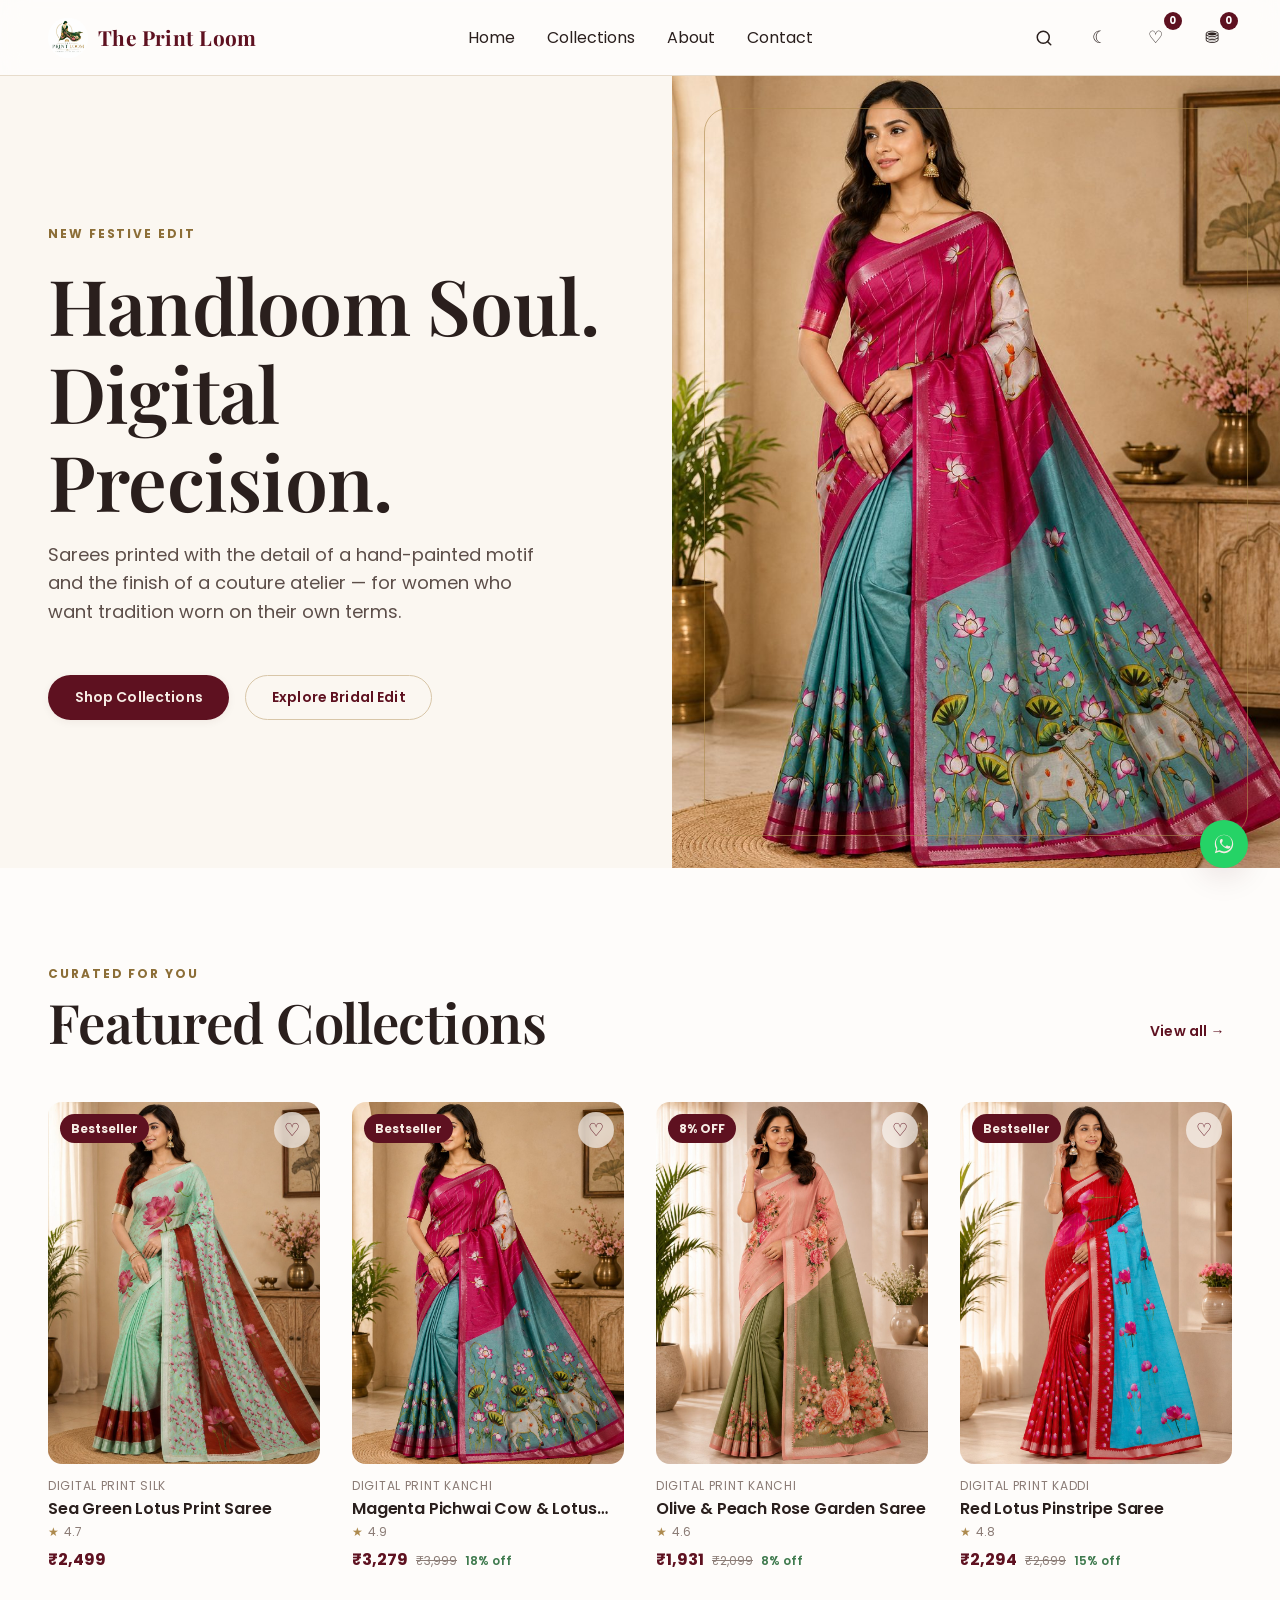
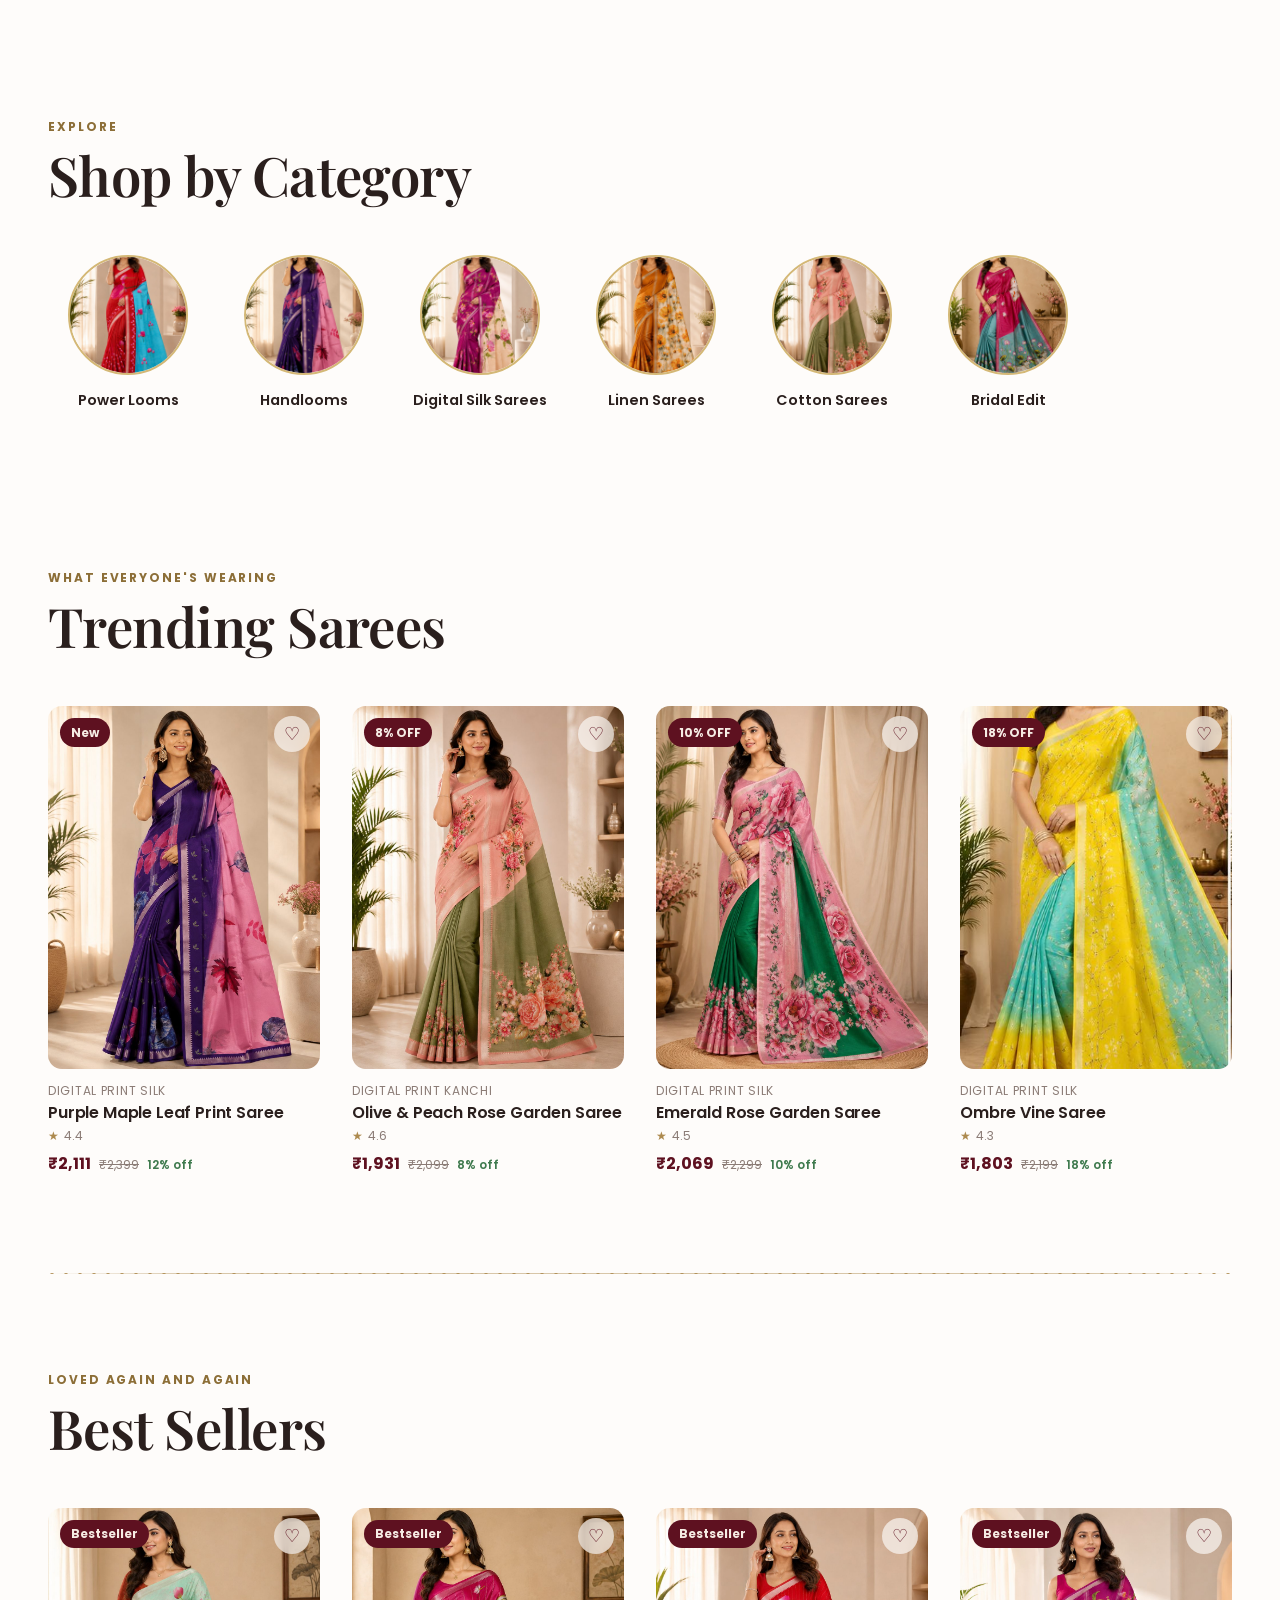
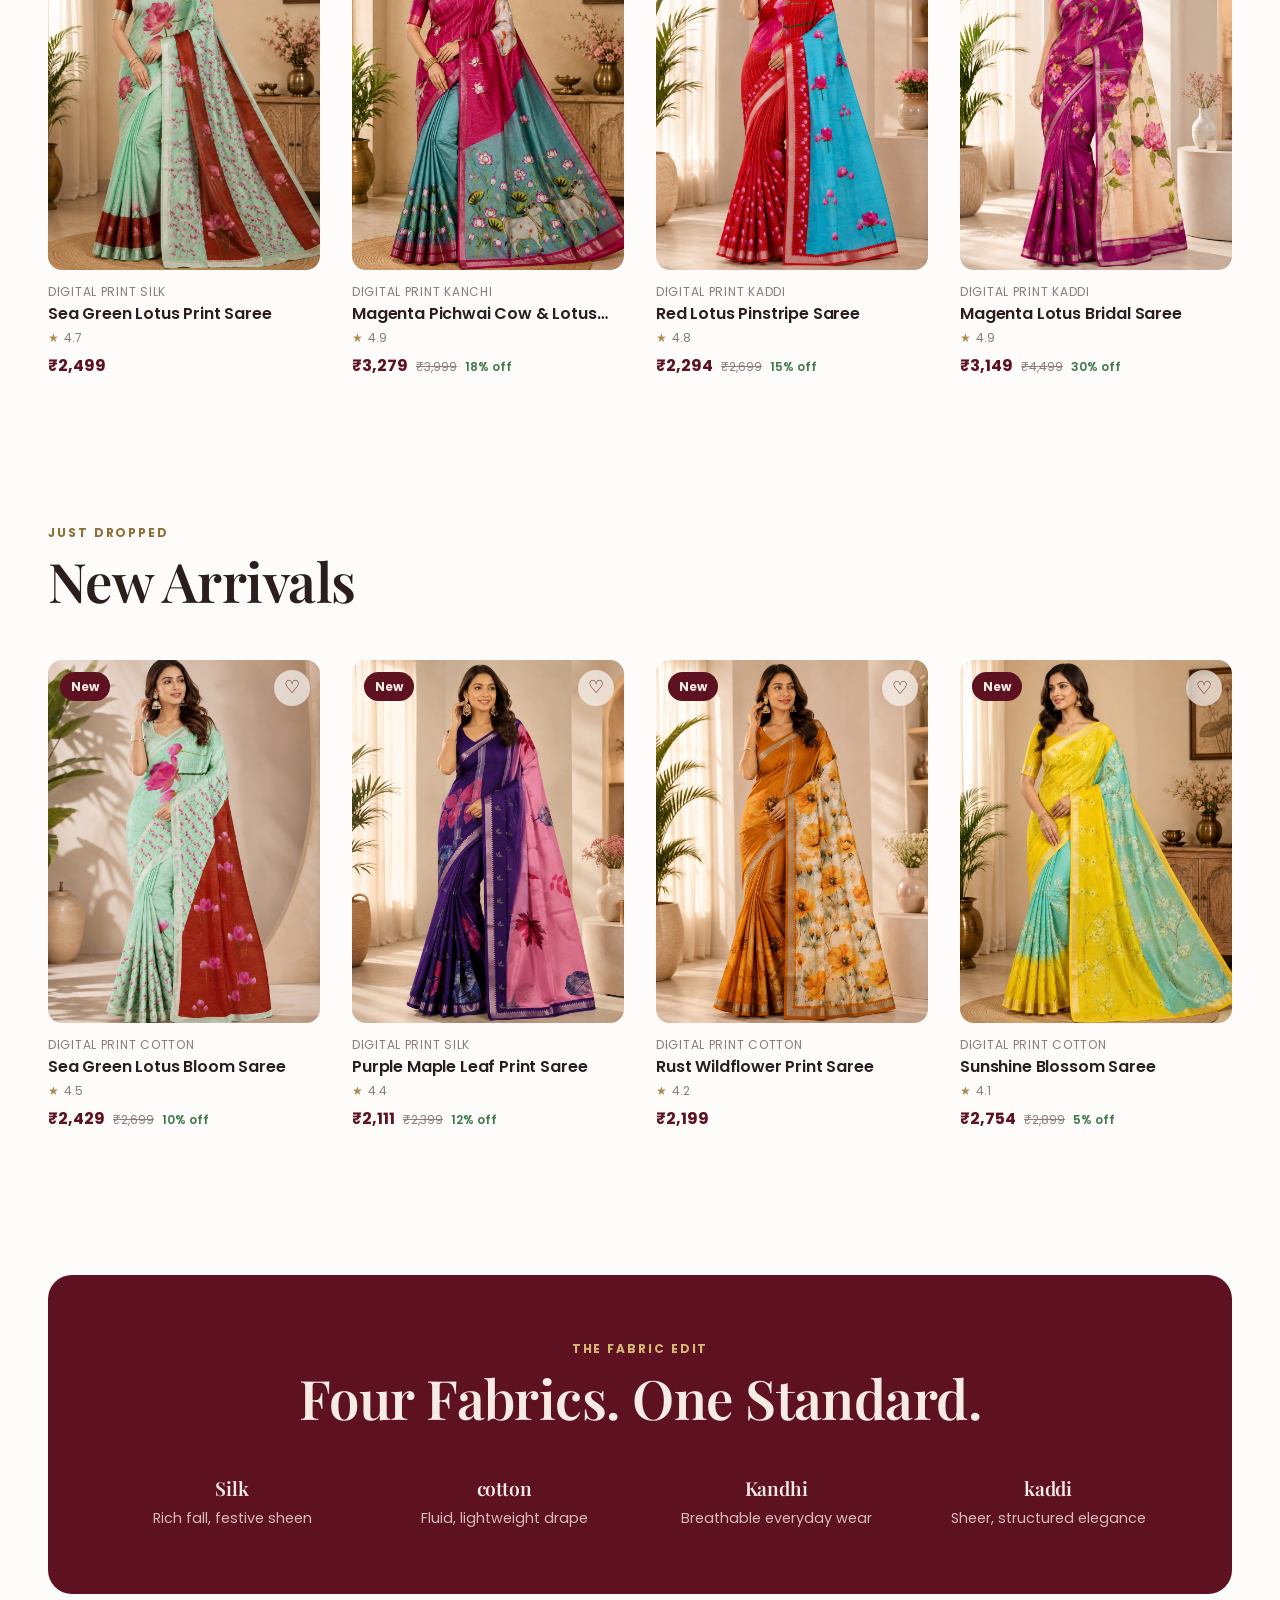
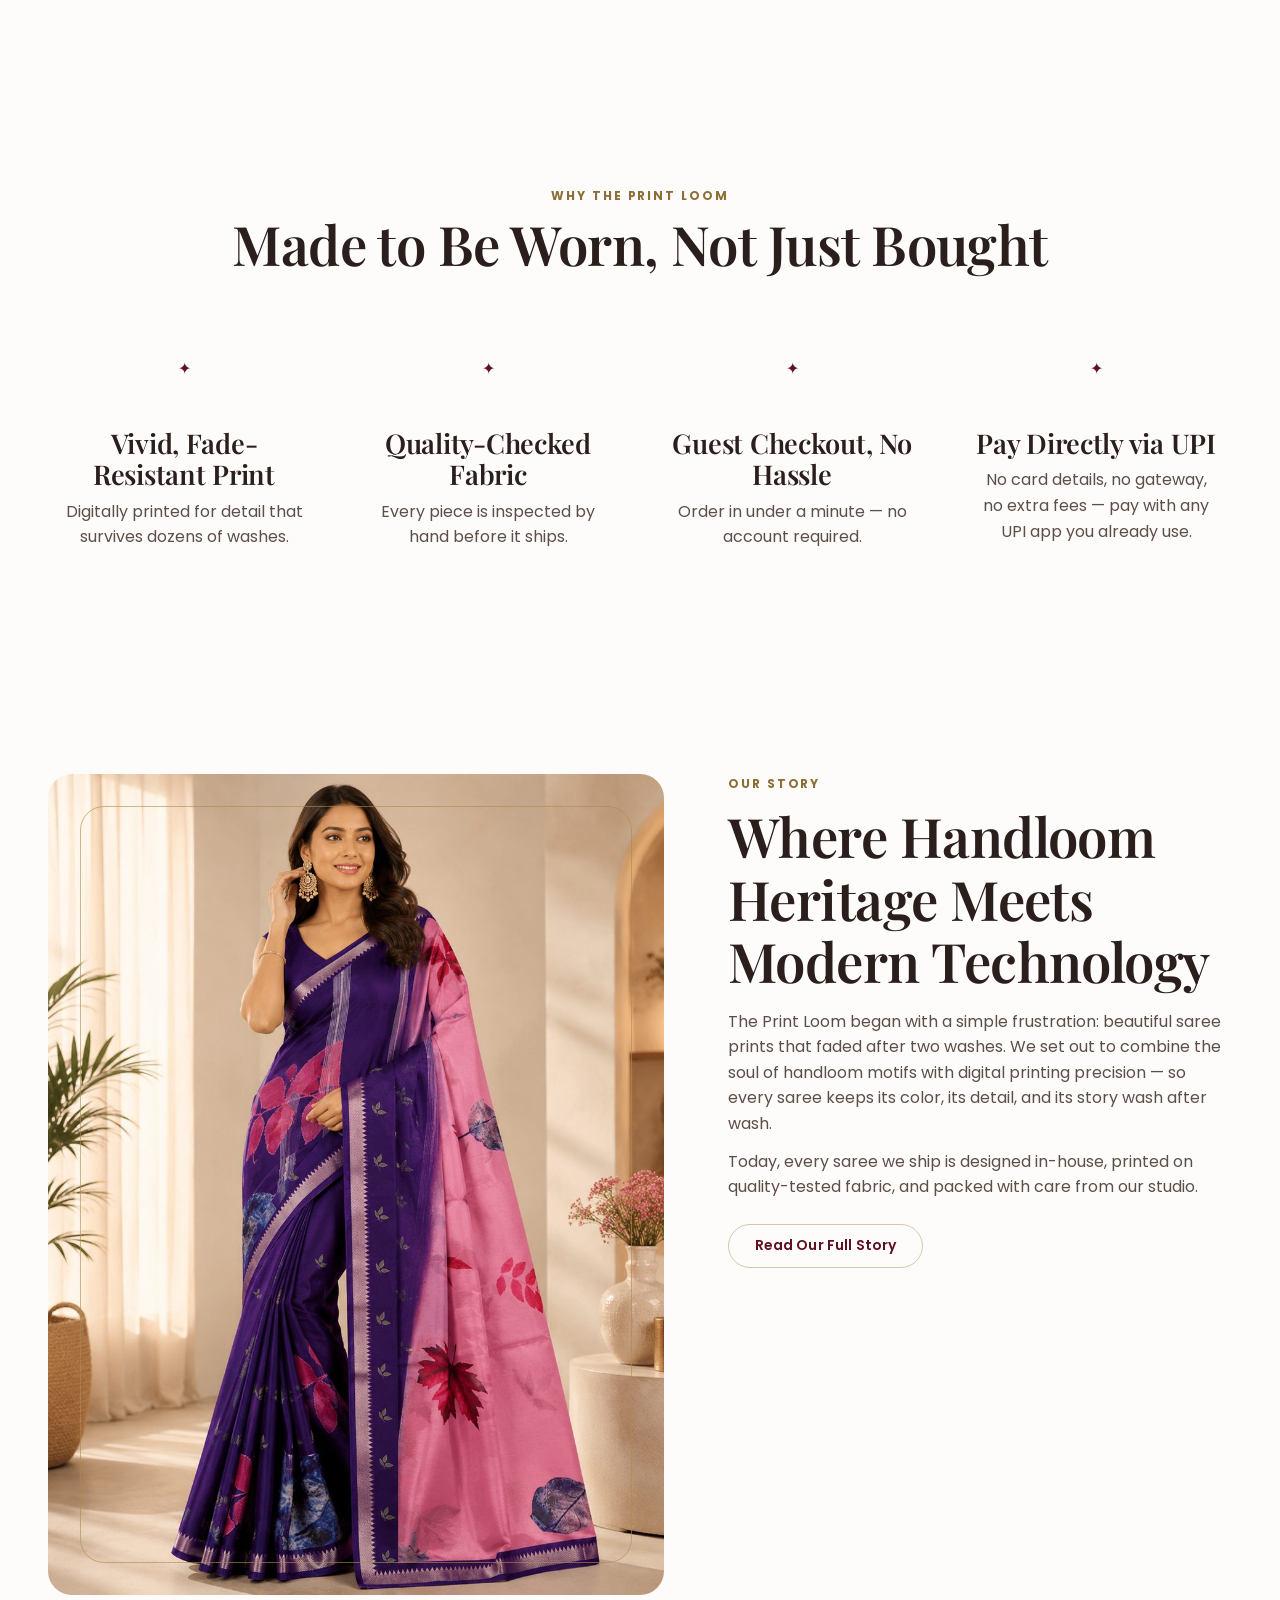
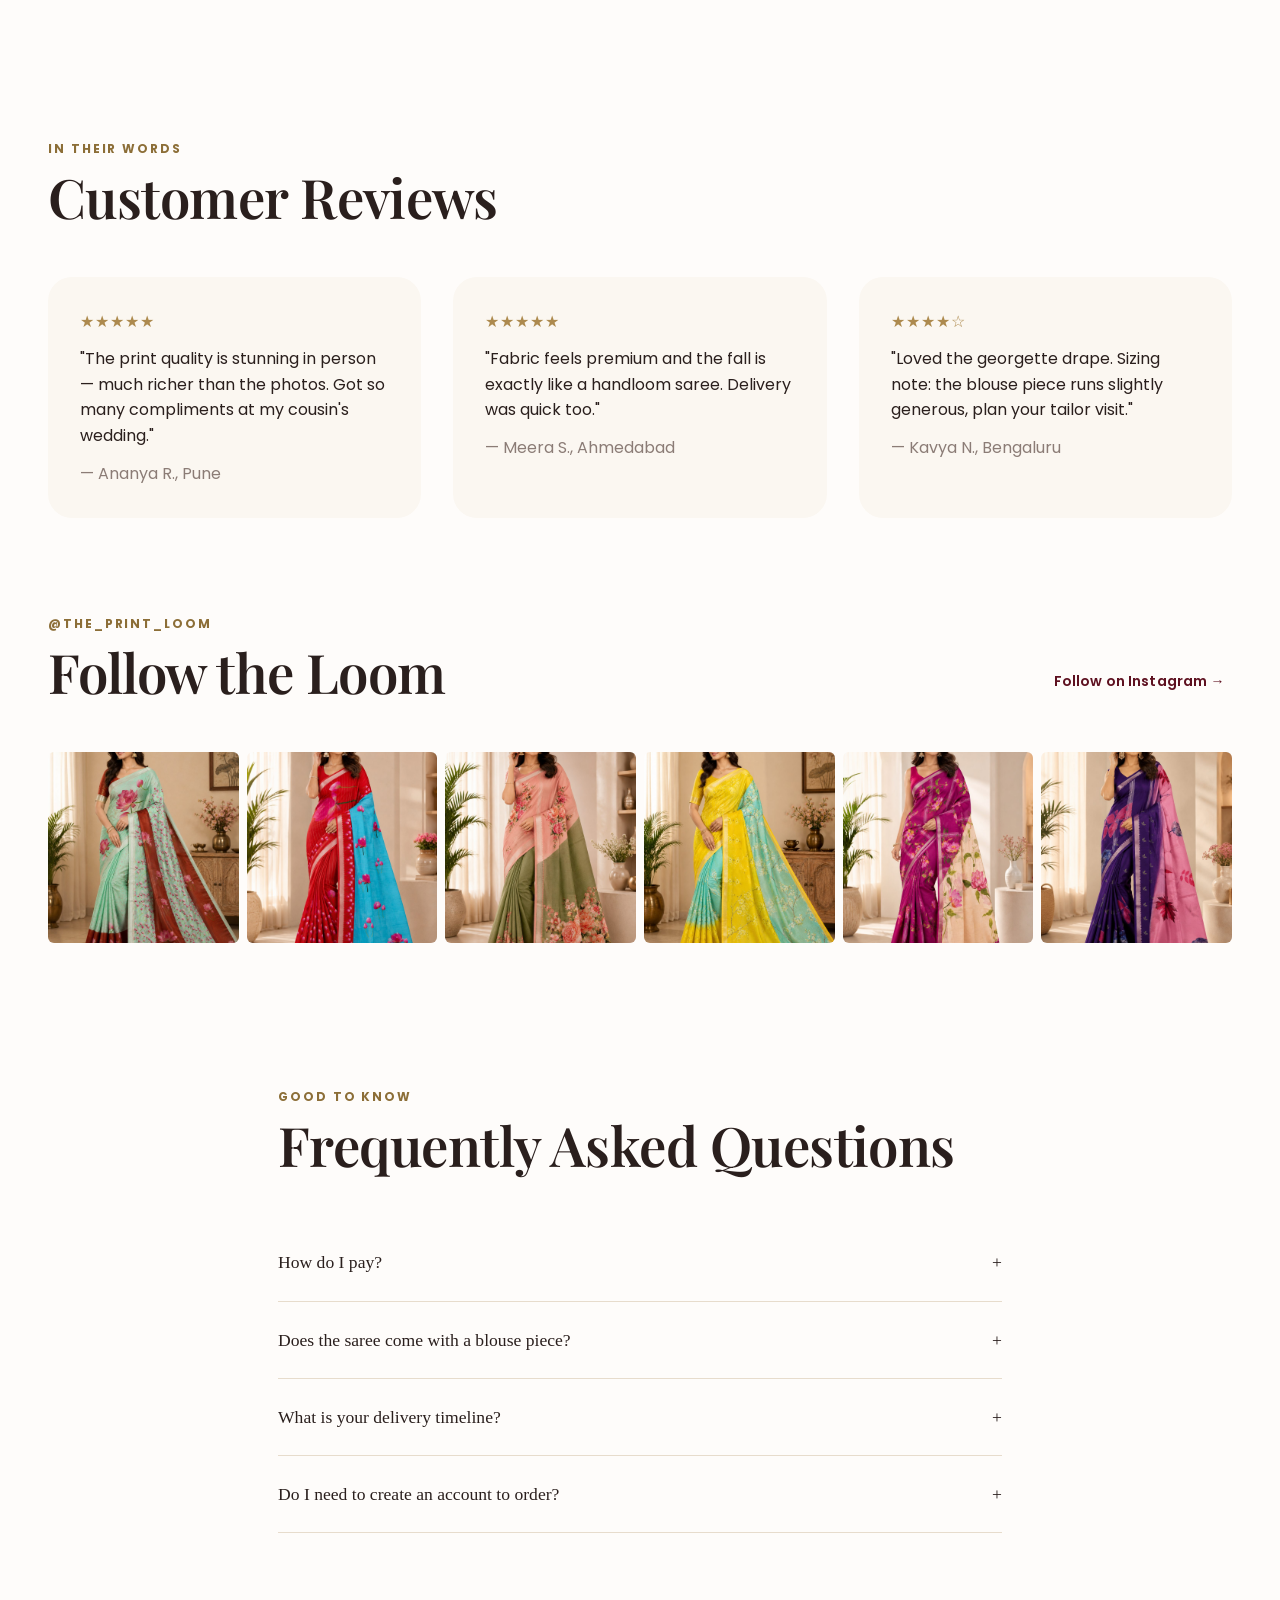
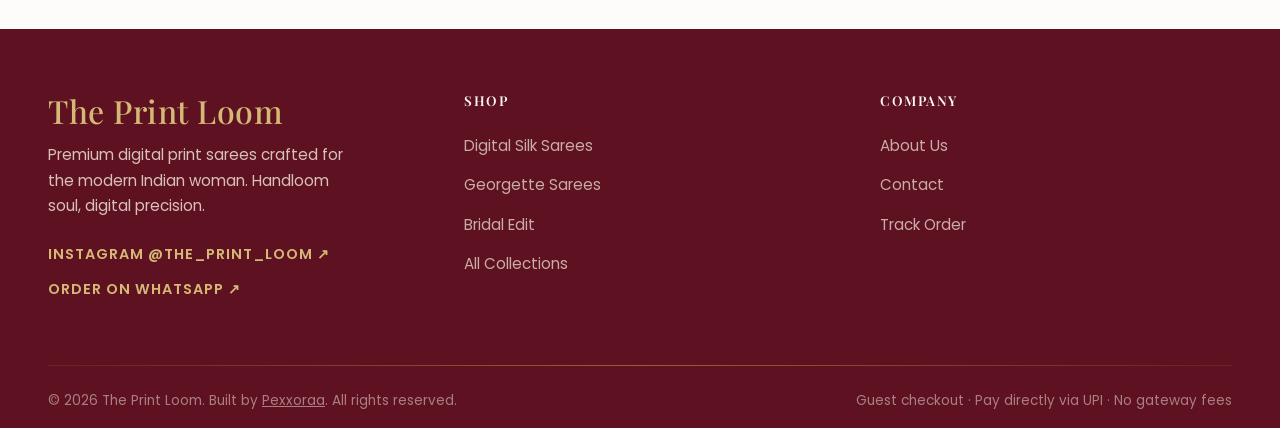
<file: index.html>
<!DOCTYPE html>
<html lang="en">
<head>
<meta charset="UTF-8">
<meta name="viewport" content="width=device-width, initial-scale=1.0">
<title>The Print Loom — Premium Digital Print Sarees</title>
<meta name="description" content="Shop premium digital print sarees — silk, georgette, linen, organza and cotton — crafted for the modern Indian woman. Guest checkout, pay directly via UPI.">
<link rel="canonical" href="https://pexxoraa.github.io/theprintloom/">

<!-- Base URL for GitHub Pages subfolder routing -->
<script>
  // Compute the correct <base> dynamically for local dev vs GitHub Pages project subfolder
  (function () {
    var path = window.location.pathname;
    var base = /^\/theprintloom(\/|$)/.test(path) ? '/theprintloom/' : '/';
    document.write('<base href="' + base + '">');
  })();
</script>

<!-- Open Graph -->
<meta property="og:type" content="website">
<meta property="og:title" content="The Print Loom — Premium Digital Print Sarees">
<meta property="og:description" content="Handloom soul, digital precision. Shop the new festive edit.">
<meta property="og:image" content="assets/images/products/magenta-teal-cow-lotus-saree.jpg">
<meta property="og:url" content="https://pexxoraa.github.io/theprintloom/">

<!-- Twitter -->
<meta name="twitter:card" content="summary_large_image">
<meta name="twitter:title" content="The Print Loom — Premium Digital Print Sarees">
<meta name="twitter:description" content="Handloom soul, digital precision. Shop the new festive edit.">
<meta name="twitter:image" content="assets/images/products/magenta-teal-cow-lotus-saree.jpg">

<!-- Schema.org -->
<script type="application/ld+json">
{
  "@context": "https://schema.org",
  "@type": "ClothingStore",
  "name": "The Print Loom",
  "description": "Premium digital print saree brand.",
  "url": "https://pexxoraa.github.io/theprintloom/"
}
</script>

<link rel="preconnect" href="https://fonts.googleapis.com">
<link rel="preconnect" href="https://fonts.gstatic.com" crossorigin>
<link href="https://fonts.googleapis.com/css2?family=Playfair+Display:wght@500;600;700&family=Poppins:wght@300;400;500;600;700&display=swap" rel="stylesheet">

<link rel="stylesheet" href="css/variables.css">
<link rel="stylesheet" href="css/base.css">
<link rel="stylesheet" href="css/layout.css">
<link rel="stylesheet" href="css/components.css">
<link rel="stylesheet" href="css/pages.css">
<link rel="stylesheet" href="css/animations.css">
<link rel="stylesheet" href="css/utilities.css">
</head>
<body>

<div id="site-header"></div>

<main id="main-content" class="page-main">

  <!-- HERO -->
  <section class="hero">
    <div class="hero__content">
      <p class="eyebrow reveal">New Festive Edit</p>
      <h1 class="hero__title reveal">Handloom Soul.<br>Digital Precision.</h1>
      <p class="hero__subtitle reveal">Sarees printed with the detail of a hand-painted motif and the finish of a couture atelier — for women who want tradition worn on their own terms.</p>
      <div class="hero__actions reveal">
        <a href="pages/collections/index.html" class="btn btn-primary">Shop Collections</a>
        <a href="pages/collections/index.html?category=cat-bridal" class="btn btn-outline">Explore Bridal Edit</a>
      </div>
    </div>
    <div class="hero__media">
      <img src="assets/images/products/magenta-teal-cow-lotus-saree.jpg" alt="Model draped in the Magenta Pichwai Cow &amp; Lotus digital print saree from The Print Loom">
    </div>
  </section>

  <!-- FEATURED COLLECTIONS -->
  <section class="section container">
    <div class="section-head reveal">
      <div>
        <p class="eyebrow">Curated for you</p>
        <h2>Featured Collections</h2>
      </div>
      <a href="pages/collections/index.html" class="btn btn-ghost">View all →</a>
    </div>
    <div id="featured-grid" class="grid grid-4"></div>
  </section>

  <!-- SHOP BY CATEGORY -->
  <section class="section section--tight container">
    <div class="section-head reveal">
      <div>
        <p class="eyebrow">Explore</p>
        <h2>Shop by Category</h2>
      </div>
    </div>
    <div id="category-strip" class="category-strip reveal"></div>
  </section>

  <!-- TRENDING SAREES -->
  <section class="section container">
    <div class="section-head reveal">
      <div>
        <p class="eyebrow">What everyone's wearing</p>
        <h2>Trending Sarees</h2>
      </div>
    </div>
    <div id="trending-grid" class="grid grid-4"></div>
  </section>

  <div class="container"><div class="zari-line reveal"></div></div>

  <!-- BEST SELLERS -->
  <section class="section container">
    <div class="section-head reveal">
      <div>
        <p class="eyebrow">Loved again and again</p>
        <h2>Best Sellers</h2>
      </div>
    </div>
    <div id="bestseller-grid" class="grid grid-4"></div>
  </section>

  <!-- NEW ARRIVALS -->
  <section class="section section--tight container">
    <div class="section-head reveal">
      <div>
        <p class="eyebrow">Just dropped</p>
        <h2>New Arrivals</h2>
      </div>
    </div>
    <div id="new-grid" class="grid grid-4"></div>
  </section>

  <!-- PREMIUM FABRIC SECTION -->
  <section class="section container">
    <div class="fabric-section reveal">
      <div class="text-center mb-7">
        <p class="eyebrow" style="color:var(--color-gold-light);">The Fabric Edit</p>
        <h2 style="color:var(--color-on-maroon);margin-top:8px;">Four Fabrics. One Standard.</h2>
      </div>
      <div class="fabric-grid">
        <div><h3 class="font-display" style="color:var(--color-on-maroon);font-size:1.2rem;">Silk</h3><p class="mt-2" style="color:rgba(246,236,228,0.78);font-size:0.9rem;">Rich fall, festive sheen</p></div>
        <div><h3 class="font-display" style="color:var(--color-on-maroon);font-size:1.2rem;">cotton</h3><p class="mt-2" style="color:rgba(246,236,228,0.78);font-size:0.9rem;">Fluid, lightweight drape</p></div>
        <div><h3 class="font-display" style="color:var(--color-on-maroon);font-size:1.2rem;">Kandhi</h3><p class="mt-2" style="color:rgba(246,236,228,0.78);font-size:0.9rem;">Breathable everyday wear</p></div>
        <div><h3 class="font-display" style="color:var(--color-on-maroon);font-size:1.2rem;">kaddi</h3><p class="mt-2" style="color:rgba(246,236,228,0.78);font-size:0.9rem;">Sheer, structured elegance</p></div>
      </div>
    </div>
  </section>

  <!-- WHY CHOOSE US -->
  <section class="section container">
    <div class="section-head reveal text-center" style="justify-content:center;">
      <div>
        <p class="eyebrow">Why The Print Loom</p>
        <h2>Made to Be Worn, Not Just Bought</h2>
      </div>
    </div>
    <div class="why-us-grid">
      <div class="why-us-item reveal">
        <div class="why-us-icon">✦</div>
        <h4>Vivid, Fade-Resistant Print</h4>
        <p class="text-soft mt-2">Digitally printed for detail that survives dozens of washes.</p>
      </div>
      <div class="why-us-item reveal">
        <div class="why-us-icon">✦</div>
        <h4>Quality-Checked Fabric</h4>
        <p class="text-soft mt-2">Every piece is inspected by hand before it ships.</p>
      </div>
      <div class="why-us-item reveal">
        <div class="why-us-icon">✦</div>
        <h4>Guest Checkout, No Hassle</h4>
        <p class="text-soft mt-2">Order in under a minute — no account required.</p>
      </div>
      <div class="why-us-item reveal">
        <div class="why-us-icon">✦</div>
        <h4>Pay Directly via UPI</h4>
        <p class="text-soft mt-2">No card details, no gateway, no extra fees — pay with any UPI app you already use.</p>
      </div>
    </div>
  </section>

  <!-- BRAND STORY -->
  <section class="section container">
    <div class="split-layout reveal">
      <div class="hero__media" style="min-height:420px;border-radius:var(--radius-lg);overflow:hidden;">
        <img src="assets/images/products/purple-pink-leaf-saree.jpg" alt="Close-up of a digitally printed leaf motif on a Print Loom saree">
      </div>
      <div>
        <p class="eyebrow">Our Story</p>
        <h2 class="mt-3">Where Handloom Heritage Meets Modern Technology</h2>
        <p class="text-soft mt-4">The Print Loom began with a simple frustration: beautiful saree prints that faded after two washes. We set out to combine the soul of handloom motifs with digital printing precision — so every saree keeps its color, its detail, and its story wash after wash.</p>
        <p class="text-soft mt-3">Today, every saree we ship is designed in-house, printed on quality-tested fabric, and packed with care from our studio.</p>
        <a href="pages/about/index.html" class="btn btn-outline mt-5">Read Our Full Story</a>
      </div>
    </div>
  </section>

  <!-- CUSTOMER REVIEWS -->
  <section class="section section--tight container">
    <div class="section-head reveal">
      <div>
        <p class="eyebrow">In their words</p>
        <h2>Customer Reviews</h2>
      </div>
    </div>
    <div class="grid grid-3">
      <div class="review-card reveal">
        <div class="stars">★★★★★</div>
        <p class="mt-3">"The print quality is stunning in person — much richer than the photos. Got so many compliments at my cousin's wedding."</p>
        <p class="text-faint mt-3">— Ananya R., Pune</p>
      </div>
      <div class="review-card reveal">
        <div class="stars">★★★★★</div>
        <p class="mt-3">"Fabric feels premium and the fall is exactly like a handloom saree. Delivery was quick too."</p>
        <p class="text-faint mt-3">— Meera S., Ahmedabad</p>
      </div>
      <div class="review-card reveal">
        <div class="stars">★★★★☆</div>
        <p class="mt-3">"Loved the georgette drape. Sizing note: the blouse piece runs slightly generous, plan your tailor visit."</p>
        <p class="text-faint mt-3">— Kavya N., Bengaluru</p>
      </div>
    </div>
  </section>

  <!-- INSTAGRAM GALLERY -->
  <section class="section section--tight container">
    <div class="section-head reveal">
      <div>
        <p class="eyebrow">@the_print_loom</p>
        <h2>Follow the Loom</h2>
      </div>
      <a href="https://instagram.com/the_print_loom" target="_blank" rel="noopener" class="btn btn-ghost">Follow on Instagram →</a>
    </div>
    <div class="insta-grid reveal">
      <a href="https://instagram.com/the_print_loom" target="_blank" rel="noopener"><img src="assets/images/products/mint-lotus-saree-1.jpg" alt="Sea Green Lotus Print Saree"></a>
      <a href="https://instagram.com/the_print_loom" target="_blank" rel="noopener"><img src="assets/images/products/red-blue-lotus-saree.jpg" alt="Red Lotus Pinstripe Saree"></a>
      <a href="https://instagram.com/the_print_loom" target="_blank" rel="noopener"><img src="assets/images/products/olive-peach-rose-saree.jpg" alt="Olive &amp; Peach Rose Garden Saree"></a>
      <a href="https://instagram.com/the_print_loom" target="_blank" rel="noopener"><img src="assets/images/products/yellow-teal-blossom-saree.jpg" alt="Sunshine Blossom Saree"></a>
      <a href="https://instagram.com/the_print_loom" target="_blank" rel="noopener"><img src="assets/images/products/magenta-cream-lotus-saree.jpg" alt="Magenta Lotus Bridal Saree"></a>
      <a href="https://instagram.com/the_print_loom" target="_blank" rel="noopener"><img src="assets/images/products/purple-pink-leaf-saree.jpg" alt="Purple Maple Leaf Print Saree"></a>
    </div>
  </section>

  <!-- FAQ -->
  <section class="section container" style="max-width:820px;">
    <div class="section-head reveal">
      <div>
        <p class="eyebrow">Good to know</p>
        <h2>Frequently Asked Questions</h2>
      </div>
    </div>
    <div id="faq-list" class="reveal">
      <div class="faq-item">
        <button class="faq-question">How do I pay? <span class="faq-icon">+</span></button>
        <div class="faq-answer"><p>We accept direct UPI payments only — pay using Google Pay, PhonePe, Paytm, BHIM or your bank's app. Just enter the UPI reference number shown after paying, and we'll confirm your order on WhatsApp.</p></div>
      </div>
      <div class="faq-item">
        <button class="faq-question">Does the saree come with a blouse piece? <span class="faq-icon">+</span></button>
        <div class="faq-answer"><p>Most sarees ship with an unstitched blouse piece — check each product's fabric details for confirmation.</p></div>
      </div>
      <div class="faq-item">
        <button class="faq-question">What is your delivery timeline? <span class="faq-icon">+</span></button>
        <div class="faq-answer"><p>Orders are typically delivered within 3–7 business days across India.</p></div>
      </div>
      <div class="faq-item">
        <button class="faq-question">Do I need to create an account to order? <span class="faq-icon">+</span></button>
        <div class="faq-answer"><p>No — we offer guest checkout only, so you can order in under a minute.</p></div>
      </div>
    </div>
  </section>

</main>

<div id="site-footer"></div>

<script type="module">
  import { initApp } from './js/app.js';
  import { products } from './js/services/products.js';
  import { mountProductGrid } from './js/components/productCard.js';
  import { api } from './js/services/api.js';
  import { showToast } from './js/components/toast.js';
  import { skeletonProductCards } from './js/components/loader.js';

  const grids = {
    '#featured-grid': () => products.featured(4),
    '#trending-grid': () => products.byTag('trending', 4),
    '#bestseller-grid': () => products.byTag('bestseller', 4),
    '#new-grid': () => products.byTag('new-arrival', 4),
  };

  async function loadHomeSections() {
    Object.keys(grids).forEach((sel) => {
      const el = document.querySelector(sel);
      if (el) el.innerHTML = skeletonProductCards(4);
    });
    for (const [selector, fetcher] of Object.entries(grids)) {
      const list = await fetcher();
      const el = document.querySelector(selector);
      if (el) mountProductGrid(el, list);
    }
  }

  async function loadCategoryStrip() {
    try {
      const cats = await products.categories();
      const container = document.getElementById('category-strip');
      if (!container) return;
      
      if (!cats || cats.length === 0) {
        container.innerHTML = '<p class="text-faint text-center">Loading categories...</p>';
        return;
      }

      container.innerHTML = cats.map((c) => {
        let imgPath = c.image ? c.image.replace(/^(\.\/|\/)+/, '') : '';
        if (imgPath.startsWith('theprintloom/')) {
          imgPath = imgPath.replace(/^theprintloom\//, '');
        }

        return `
          <a href="pages/collections/index.html?category=${c.id || c.slug || ''}" class="category-chip">
            <div class="category-chip__media">
              <img src="${imgPath}" alt="${c.name || 'Category'}">
            </div>
            <span style="font-size:0.9rem;font-weight:600;">${c.name || 'Collection'}</span>
          </a>
        `;
      }).join('');
    } catch (err) {
      console.error('Failed to load category strip:', err);
    }
  }

  function wireFaq() {
    document.querySelectorAll('.faq-item').forEach((item) => {
      const btn = item.querySelector('.faq-question');
      if (btn) {
        btn.addEventListener('click', () => {
          const wasOpen = item.classList.contains('is-open');
          document.querySelectorAll('.faq-item').forEach((i) => i.classList.remove('is-open'));
          if (!wasOpen) item.classList.add('is-open');
        });
      }
    });
  }

  const newsletterForm = document.getElementById('home-newsletter-form');
  if (newsletterForm) {
    newsletterForm.addEventListener('submit', async (e) => {
      e.preventDefault();
      const input = e.target.querySelector('input');
      if (!input) return;
      try {
        await api.subscribeNewsletter(input.value.trim());
        showToast('Welcome to the loom! Check your inbox.', 'success');
        input.value = '';
      } catch (err) {
        showToast(err.message || 'Could not subscribe right now.', 'error');
      }
    });
  }

  await initApp();
  await Promise.all([loadHomeSections(), loadCategoryStrip()]);
  wireFaq();
</script>

</body>
</html>
</file>
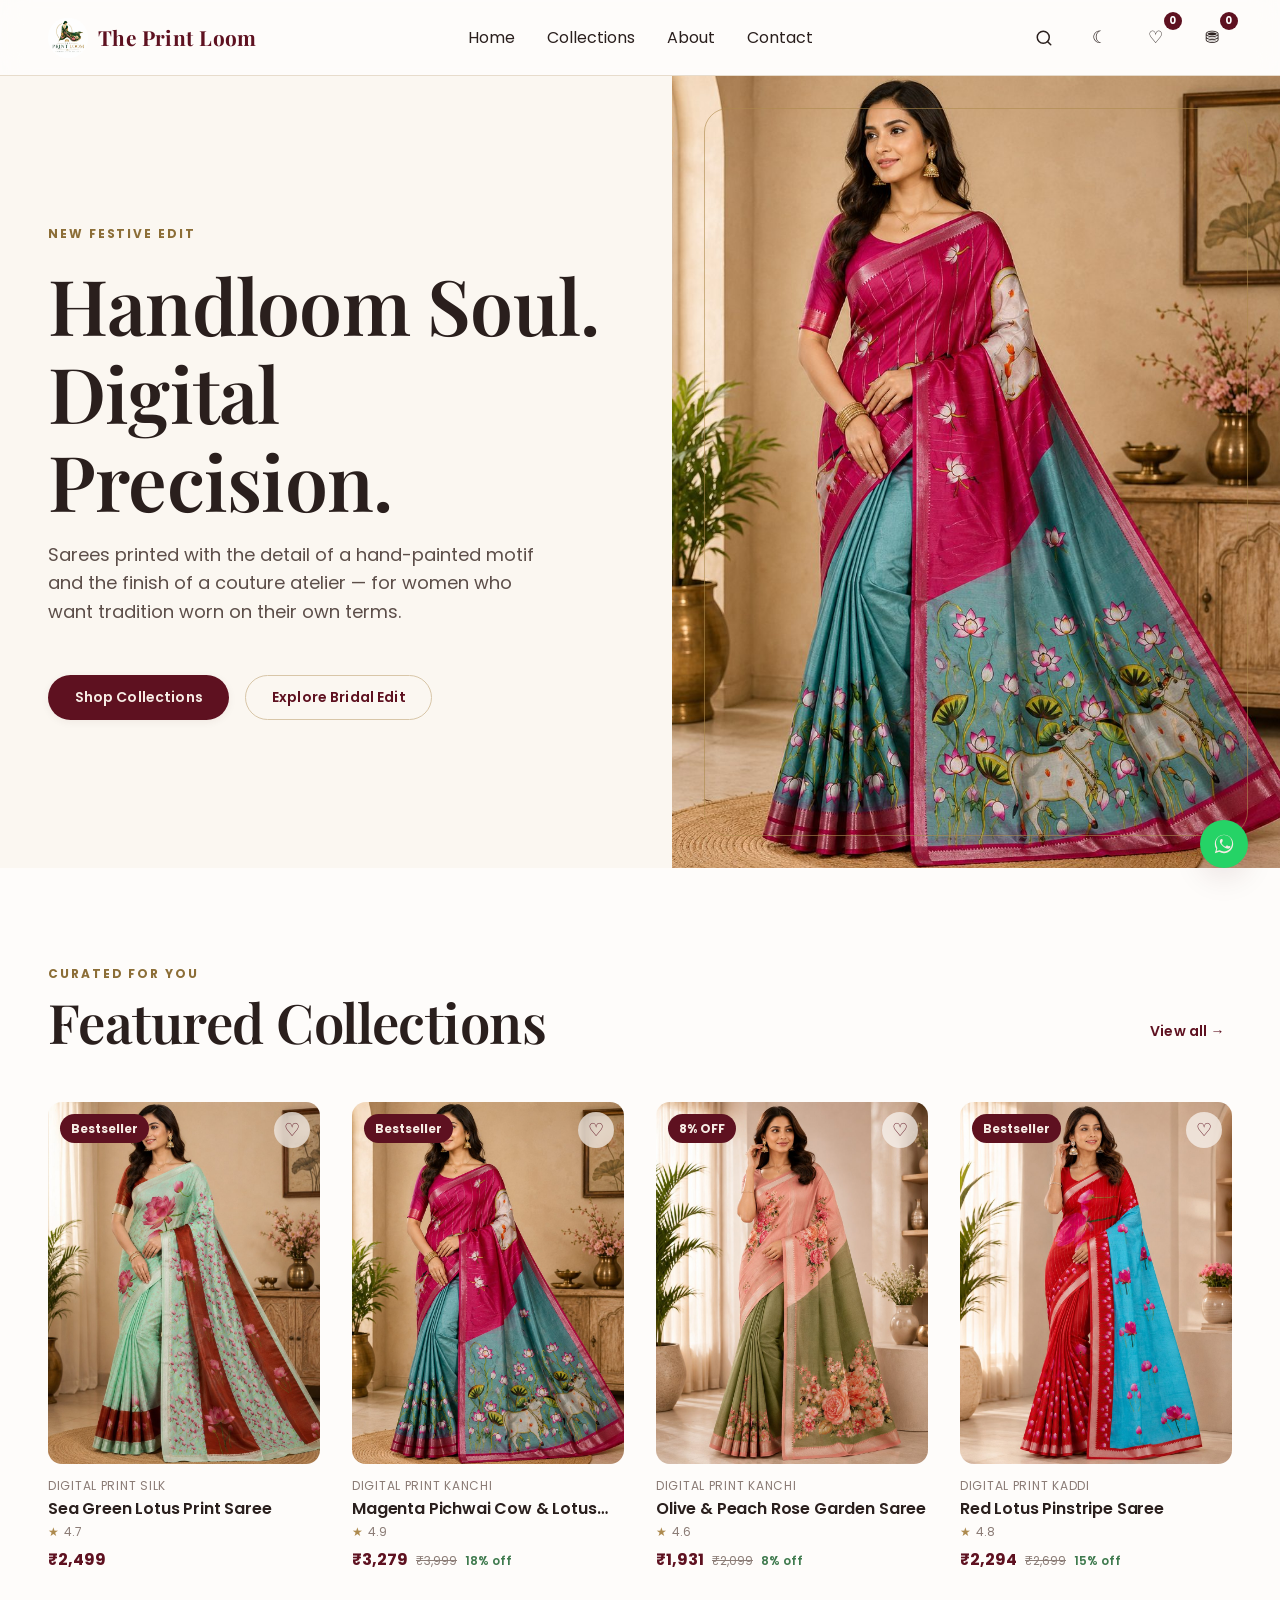
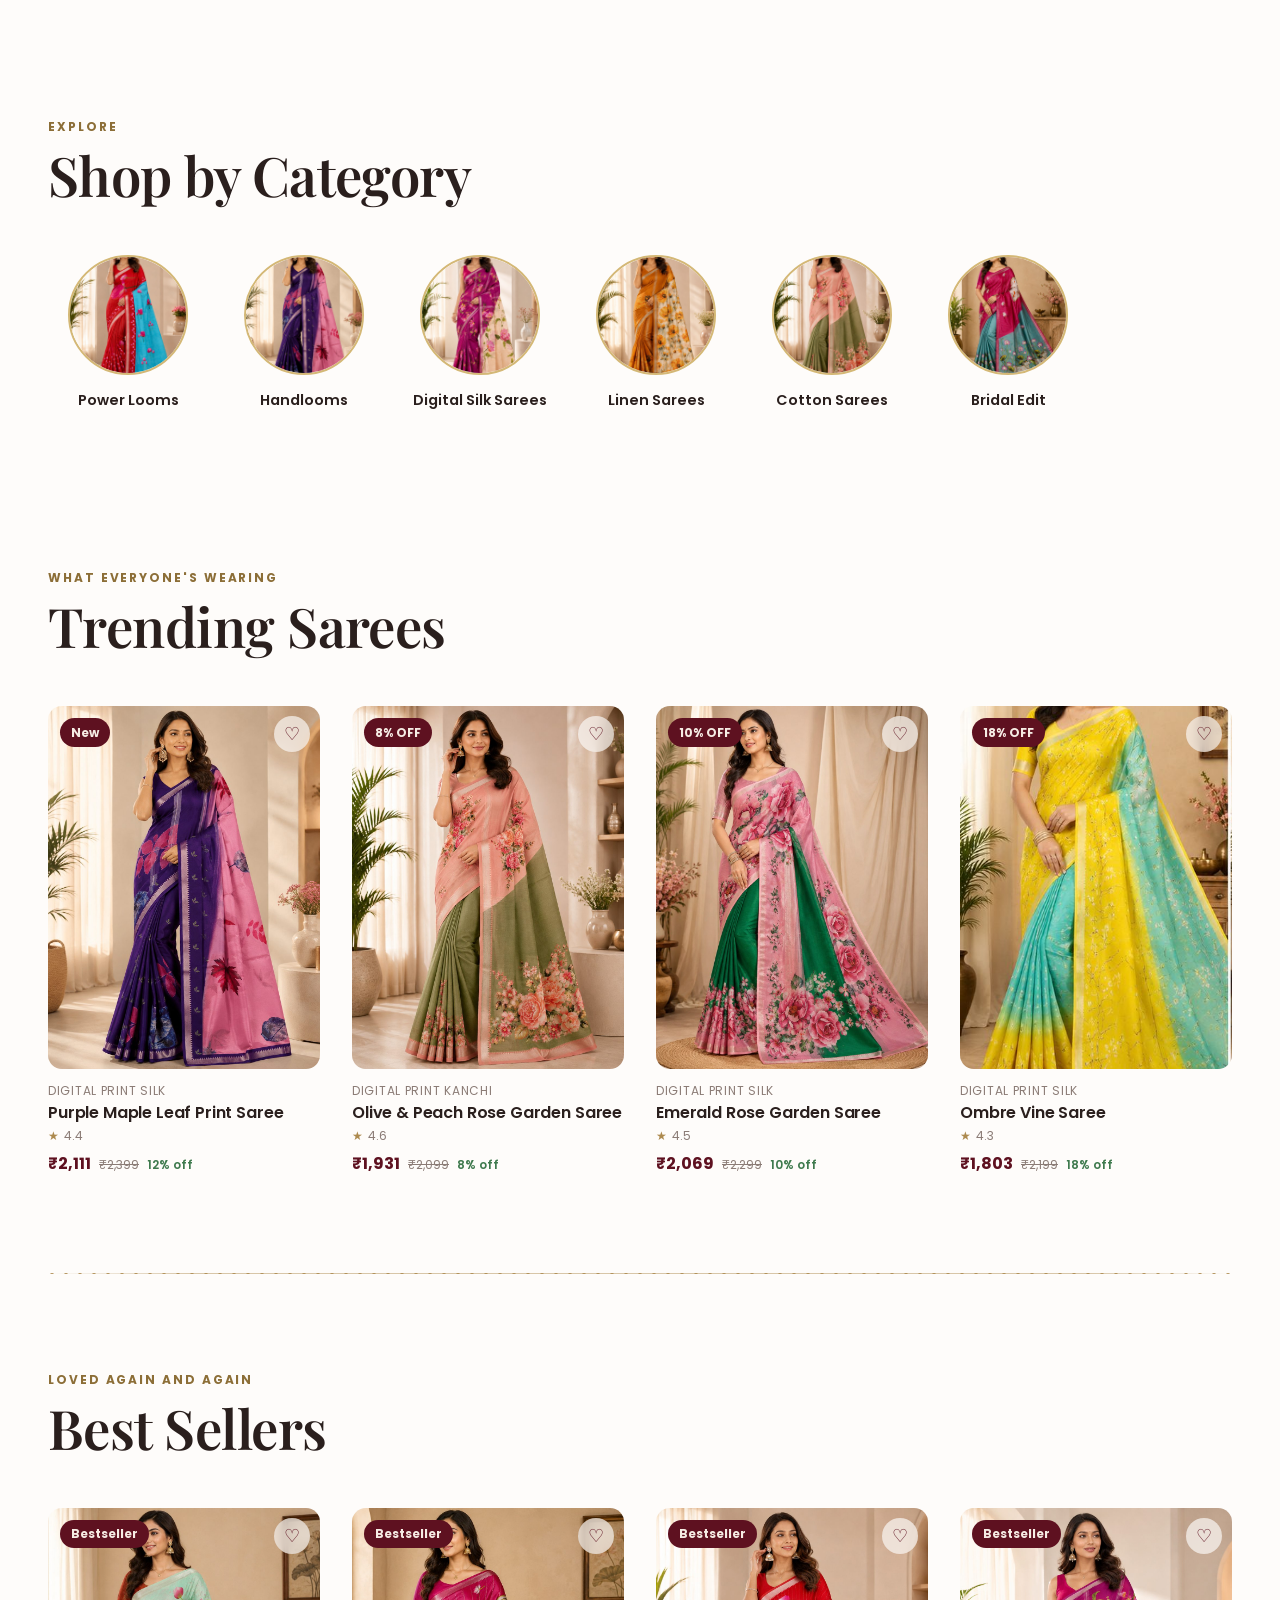
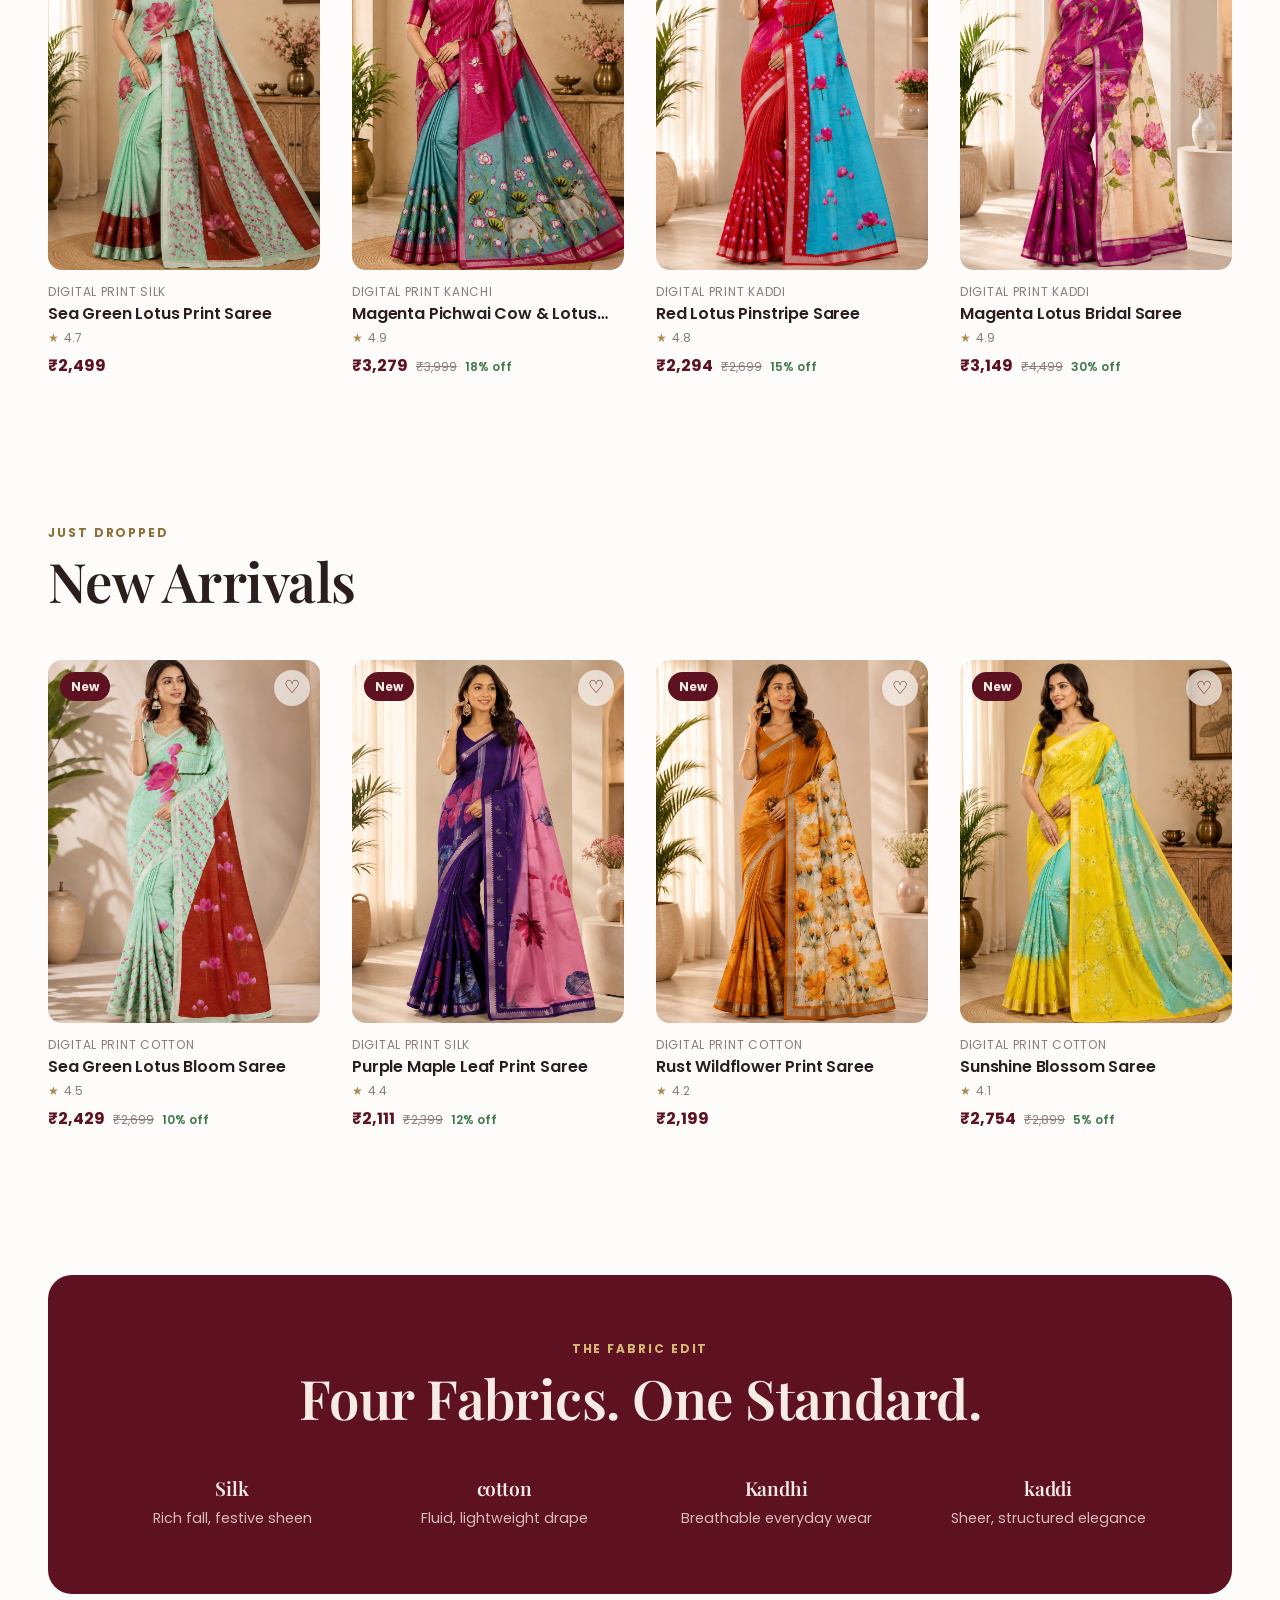
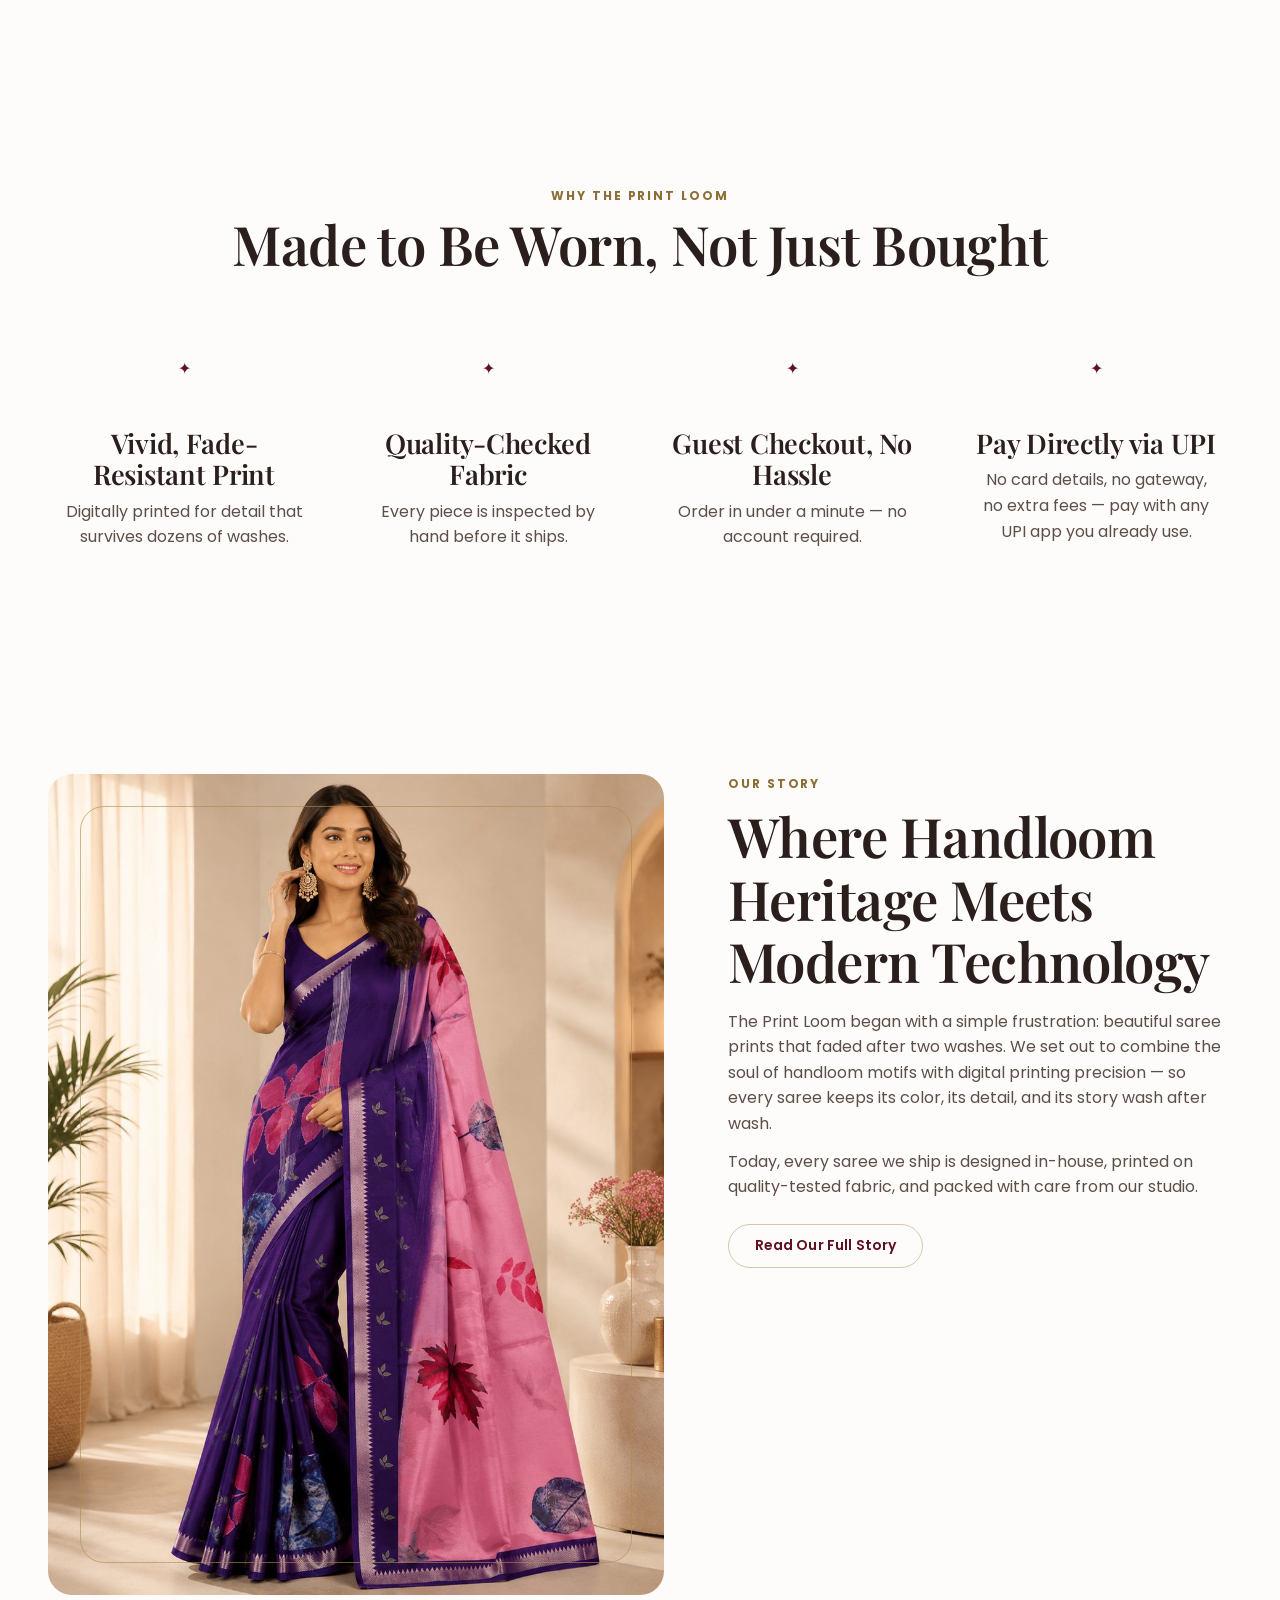
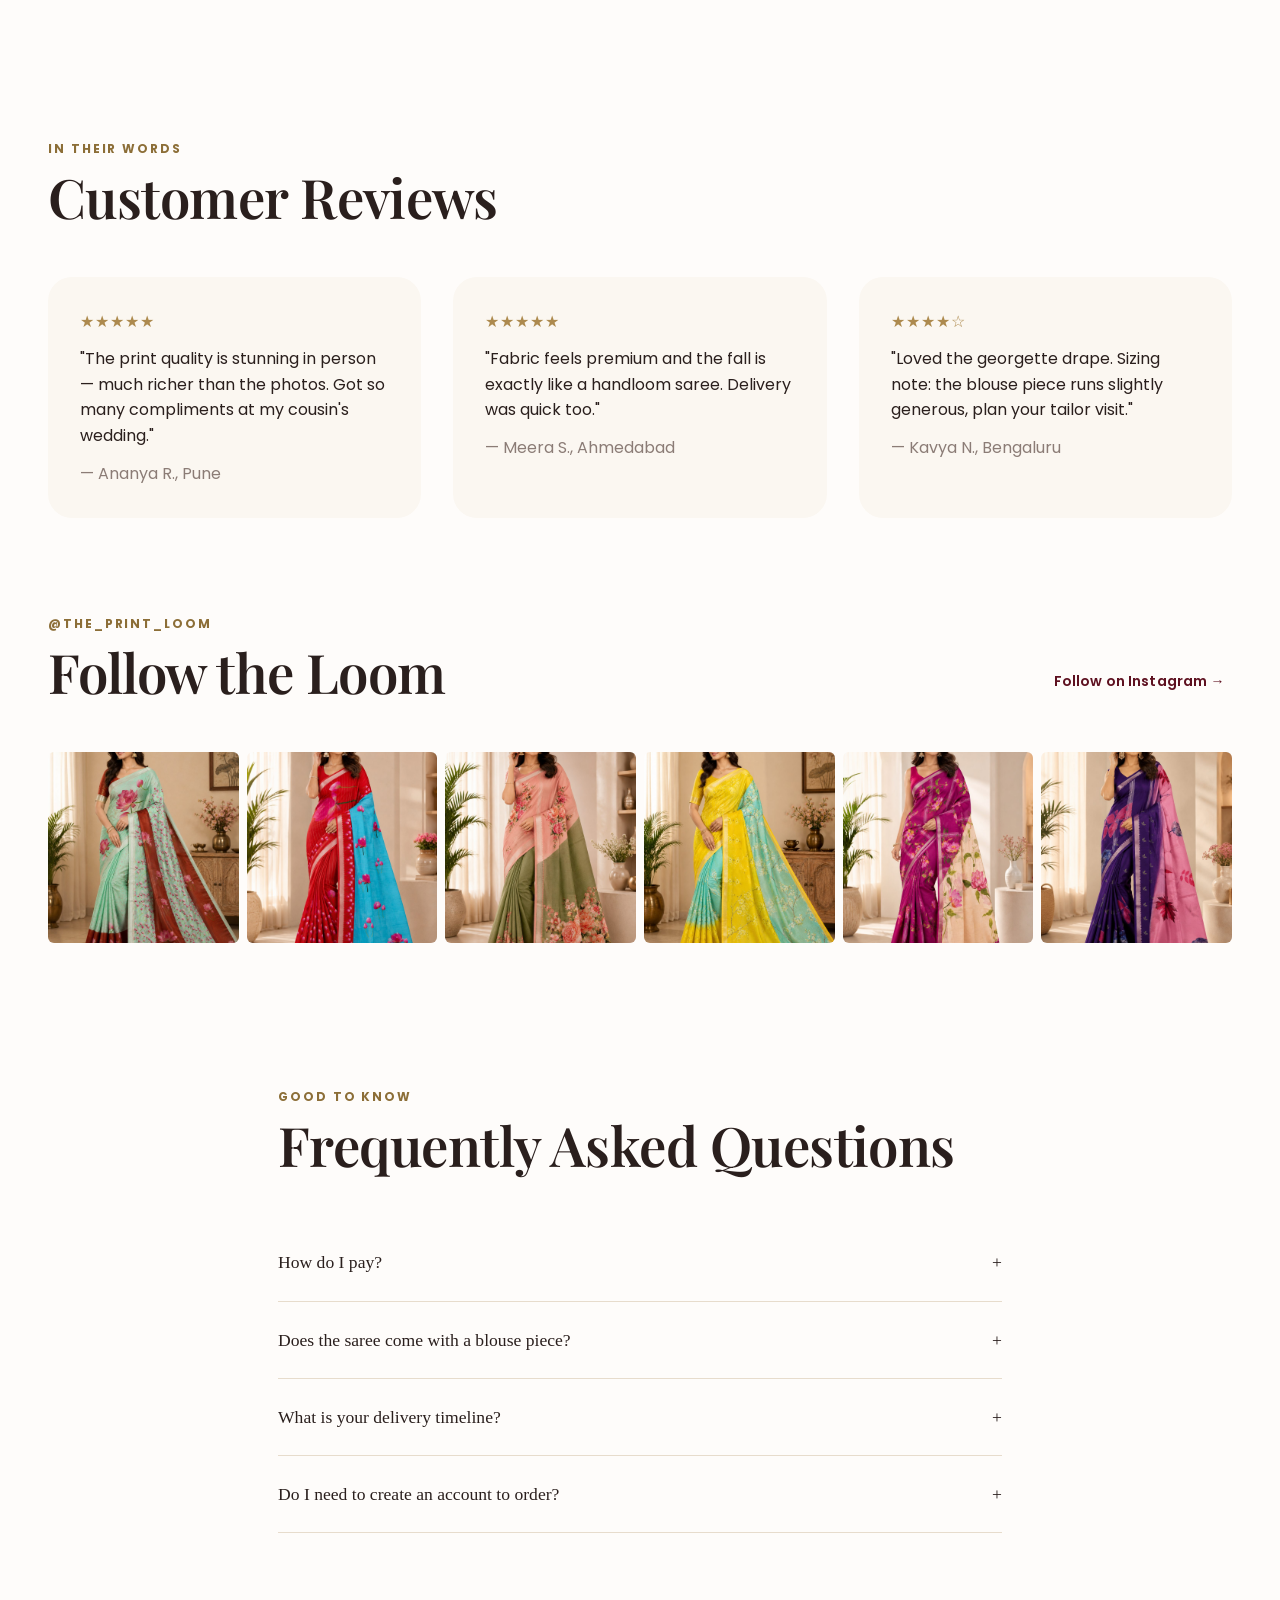
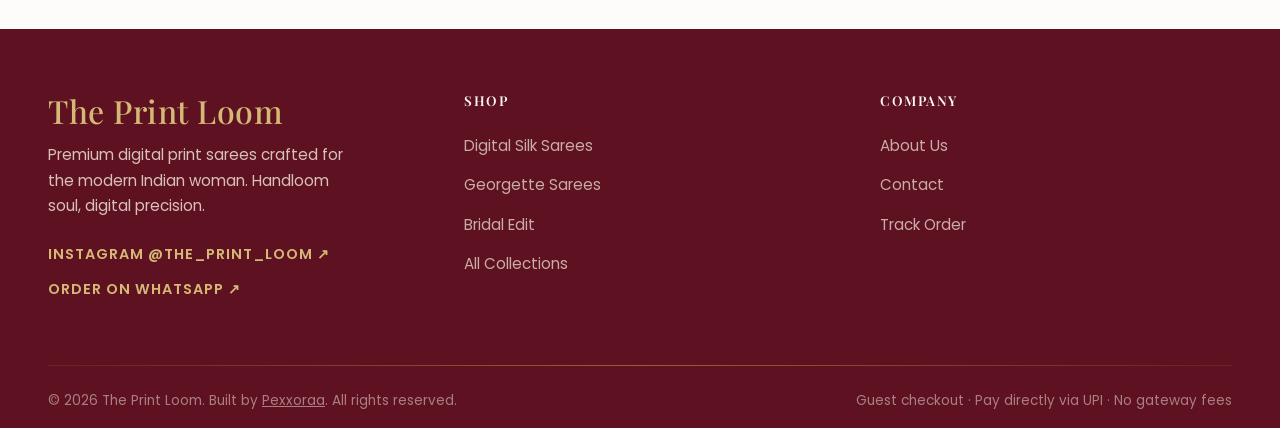
<file: pages/home/index.html>
<!DOCTYPE html>
<html lang="en">
<head>
<meta charset="UTF-8">
<meta name="viewport" content="width=device-width, initial-scale=1.0">

<!-- Base URL for GitHub Pages subfolder deployment -->
<script>
  // Compute the correct <base> dynamically so the site works when served
  // from the domain root (local dev server, custom domain) AND when served
  // from a GitHub Pages *project* subfolder (username.github.io/theprintlooms/).
  (function () {
    var path = window.location.pathname;
    var base = /^\/theprintlooms(\/|$)/.test(path) ? '/theprintlooms/' : '/';
    document.write('<base href="' + base + '">');
  })();
</script>

<meta http-equiv="refresh" content="0; url=index.html">
<link rel="canonical" href="https://theprintloom.example.com/">
<title>The Print Loom</title>
<script>
  window.location.replace('index.html');
</script>
</head>
<body>
<p>Redirecting to <a href="index.html">home</a>…</p>
</body>
</html>
</file>
<file: css/variables.css>
/* ==========================================================================
   THE PRINT LOOM — Design Tokens
   Palette inspired by handloom sarees: ivory silk, oxblood maroon, antique
   zari gold, and a muted rose used sparingly for warmth.
   ========================================================================== */

:root {
  /* ---- Color: Surfaces ---- */
  --color-white:        #FEFCFA;
  --color-ivory:        #FBF7F1;
  --color-cream:        #F3E9DA;
  --color-cream-dark:   #E8D9C0;

  /* ---- Color: Brand ---- */
  --color-maroon:        #5E1120;
  --color-maroon-dark:   #400B16;
  --color-maroon-light:  #7A2534;
  --color-gold:          #AD8A4E;
  --color-gold-light:    #D4B876;
  --color-gold-dark:     #8C6E37;
  --color-rose:          #A9645A;

  /* ---- Color: Text ---- */
  --color-ink:           #2A1F1D;
  --color-ink-soft:      #5C4E49;
  --color-ink-faint:     #8B7C76;
  --color-on-maroon:     #F6ECE4;

  /* ---- Color: Feedback ---- */
  --color-success:       #3F7A4E;
  --color-error:         #A3372B;
  --color-warning:       #B4801F;
  --color-info:          #3E6E8E;

  /* ---- Color: Borders / Dividers ---- */
  --color-border:        #E7DCCC;
  --color-border-strong: #D8C6A8;

  /* ---- Overlays ---- */
  --overlay-scrim:        rgba(42, 31, 29, 0.55);
  --overlay-glass:        rgba(254, 252, 250, 0.66);

  /* ---- Typography ---- */
  --font-display: "Playfair Display", "Georgia", serif;
  --font-body:    "Poppins", "Helvetica Neue", Arial, sans-serif;

  --fs-display-xl: clamp(2.6rem, 5vw + 1rem, 4.8rem);
  --fs-display-lg: clamp(2.1rem, 3.4vw + 1rem, 3.4rem);
  --fs-display-md: clamp(1.6rem, 2vw + 1rem, 2.4rem);
  --fs-display-sm: clamp(1.3rem, 1.2vw + 1rem, 1.7rem);

  --fs-body-lg:   1.125rem;
  --fs-body-md:   1rem;
  --fs-body-sm:   0.875rem;
  --fs-body-xs:   0.75rem;

  --lh-tight:  1.15;
  --lh-snug:   1.35;
  --lh-normal: 1.6;

  --ls-eyebrow: 0.16em;

  /* ---- Spacing scale (4px base) ---- */
  --space-1:  0.25rem;
  --space-2:  0.5rem;
  --space-3:  0.75rem;
  --space-4:  1rem;
  --space-5:  1.5rem;
  --space-6:  2rem;
  --space-7:  3rem;
  --space-8:  4rem;
  --space-9:  6rem;
  --space-10: 8rem;

  /* ---- Radius ---- */
  --radius-sm: 6px;
  --radius-md: 14px;
  --radius-lg: 24px;
  --radius-pill: 999px;

  /* ---- Shadow ---- */
  --shadow-sm: 0 2px 8px rgba(64, 11, 22, 0.06);
  --shadow-md: 0 10px 30px rgba(64, 11, 22, 0.10);
  --shadow-lg: 0 24px 60px rgba(64, 11, 22, 0.16);
  --shadow-gold: 0 8px 24px rgba(173, 138, 78, 0.28);

  /* ---- Motion ---- */
  --ease-standard: cubic-bezier(0.22, 1, 0.36, 1);
  --dur-fast: 160ms;
  --dur-base: 280ms;
  --dur-slow: 520ms;

  /* ---- Layout ---- */
  --container-max: 1280px;
  --container-pad: clamp(1.25rem, 4vw, 3rem);
  --header-height: 76px;
  --z-header: 100;
  --z-modal: 300;
  --z-toast: 400;
  --z-drawer: 250;
}

/* Dark mode overrides — deep maroon-black ground, gold stays the constant */
:root[data-theme="dark"] {
  --color-white:        #1B1210;
  --color-ivory:        #211613;
  --color-cream:        #2A1D18;
  --color-cream-dark:   #362520;

  --color-ink:           #F3E9DC;
  --color-ink-soft:      #D8C6BB;
  --color-ink-faint:     #9C8B84;

  --color-border:        #3A2A24;
  --color-border-strong: #4A362E;

  --overlay-glass:        rgba(27, 18, 16, 0.66);
}
</file>
<file: css/base.css>
/* ==========================================================================
   THE PRINT LOOM — Base / Reset
   ========================================================================== */

@font-face {
  font-family: "Playfair Display";
  src: local("Playfair Display");
  font-display: swap;
}

*, *::before, *::after { box-sizing: border-box; }

html {
  scroll-behavior: smooth;
  -webkit-text-size-adjust: 100%;
}

@media (prefers-reduced-motion: reduce) {
  html { scroll-behavior: auto; }
  *, *::before, *::after {
    animation-duration: 0.01ms !important;
    animation-iteration-count: 1 !important;
    transition-duration: 0.01ms !important;
    scroll-behavior: auto !important;
  }
}

body {
  margin: 0;
  font-family: var(--font-body);
  font-size: var(--fs-body-md);
  line-height: var(--lh-normal);
  color: var(--color-ink);
  background: var(--color-white);
  -webkit-font-smoothing: antialiased;
  transition: background var(--dur-base) var(--ease-standard), color var(--dur-base) var(--ease-standard);
}

img, picture, svg, video { display: block; max-width: 100%; }

a { color: inherit; text-decoration: none; }

button, input, select, textarea {
  font: inherit;
  color: inherit;
  border: none;
  background: none;
}

button { cursor: pointer; }

ul, ol { margin: 0; padding: 0; list-style: none; }

h1, h2, h3, h4, h5, h6 {
  margin: 0;
  font-family: var(--font-display);
  font-weight: 600;
  line-height: var(--lh-tight);
  letter-spacing: -0.01em;
}

p { margin: 0; }

h1 { font-size: var(--fs-display-xl); }
h2 { font-size: var(--fs-display-lg); }
h3 { font-size: var(--fs-display-md); }
h4 { font-size: var(--fs-display-sm); }

:focus-visible {
  outline: 2px solid var(--color-gold);
  outline-offset: 3px;
  border-radius: 2px;
}

::selection {
  background: var(--color-maroon);
  color: var(--color-on-maroon);
}

/* Skip link for accessibility */
.skip-link {
  position: absolute;
  left: -9999px;
  top: 0;
  background: var(--color-maroon);
  color: var(--color-on-maroon);
  padding: var(--space-3) var(--space-5);
  z-index: 1000;
  border-radius: 0 0 var(--radius-sm) 0;
}
.skip-link:focus { left: 0; }

/* Scrollbar (webkit) */
::-webkit-scrollbar { width: 10px; height: 10px; }
::-webkit-scrollbar-track { background: var(--color-ivory); }
::-webkit-scrollbar-thumb { background: var(--color-border-strong); border-radius: var(--radius-pill); }
::-webkit-scrollbar-thumb:hover { background: var(--color-gold); }
</file>
<file: css/layout.css>
/* ==========================================================================
   THE PRINT LOOM — Layout
   ========================================================================== */

html, body {
  width: 100%;
  max-width: 100vw;
  overflow-x: hidden;
  margin: 0;
  padding: 0;
  box-sizing: border-box;
}

*, *:before, *:after {
  box-sizing: inherit;
}

.container {
  width: 100%;
  max-width: var(--container-max);
  margin-inline: auto;
  padding-inline: var(--container-pad);
  box-sizing: border-box;
}

.section {
  padding-block: var(--space-9);
}

.section--tight { padding-block: var(--space-7); }

.grid {
  display: grid;
  gap: var(--space-6);
}

.grid-2 { grid-template-columns: repeat(2, 1fr); }
.grid-3 { grid-template-columns: repeat(3, 1fr); }
.grid-4 { grid-template-columns: repeat(4, 1fr); }

@media (max-width: 1024px) {
  .grid-4 { grid-template-columns: repeat(3, 1fr); }
}
@media (max-width: 768px) {
  .grid-3, .grid-4 { grid-template-columns: repeat(2, 1fr); }
  .grid-2 { grid-template-columns: 1fr; gap: var(--space-8); }
}
@media (max-width: 480px) {
  .grid-3, .grid-4 { grid-template-columns: repeat(2, 1fr); gap: var(--space-4); }
}

.stack { display: flex; flex-direction: column; }
.row { display: flex; align-items: center; }
.row-between { display: flex; align-items: center; justify-content: space-between; }
.row-wrap { display: flex; flex-wrap: wrap; }

/* ---- Signature element: the "zari line" ----------------------------------
   A thin woven-thread divider referencing the gold zari border found on the
   edge of a handloom saree. Used between major sections instead of a plain
   hairline rule. */
.zari-line {
  --dot: 6px;
  height: 1px;
  width: 100%;
  position: relative;
  background: linear-gradient(90deg, transparent, var(--color-border-strong) 12%, var(--color-border-strong) 88%, transparent);
}
.zari-line::before {
  content: "";
  position: absolute;
  inset: 0;
  background-image: radial-gradient(circle, var(--color-gold) 1.4px, transparent 1.6px);
  background-size: 14px 100%;
  background-position: center;
  opacity: 0.85;
}

/* ---- Site header ---- */
.site-header {
  position: sticky;
  top: 0;
  z-index: var(--z-header);
  height: var(--header-height);
  display: flex;
  align-items: center;
  background: var(--overlay-glass);
  backdrop-filter: blur(14px) saturate(1.4);
  -webkit-backdrop-filter: blur(14px) saturate(1.4);
  border-bottom: 1px solid var(--color-border);
  width: 100%;
  max-width: 100vw;
  overflow: hidden;
}

.site-header .container {
  display: flex;
  align-items: center;
  justify-content: space-between;
  gap: var(--space-5);
}

.nav-primary {
  display: flex;
  align-items: center;
  gap: var(--space-6);
}

.nav-actions {
  display: flex;
  align-items: center;
  gap: var(--space-4);
}

@media (max-width: 900px) {
  .nav-primary { display: none; }
}

@media (max-width: 480px) {
  .site-header .container { gap: var(--space-2); }
  .nav-actions { gap: 2px; }
  .nav-actions .btn-icon { width: 36px; height: 36px; min-width: 36px; font-size: 0.95rem; }
  .site-header .font-display { display: none; }
}

/* ---- Footer ---- */
.site-footer {
  background: var(--color-maroon);
  color: var(--color-on-maroon);
  padding-block: var(--space-9) var(--space-6);
  width: 100%;
  overflow: hidden;
}

.footer-grid {
  display: grid;
  grid-template-columns: 1.4fr 1fr 1fr 1.2fr;
  gap: var(--space-7);
}

@media (max-width: 900px) {
  .footer-grid { grid-template-columns: 1fr 1fr; }
}
@media (max-width: 560px) {
  .footer-grid { grid-template-columns: 1fr; }
}

.footer-bottom {
  margin-top: var(--space-8);
  padding-top: var(--space-5);
  border-top: 1px solid rgba(246, 236, 228, 0.18);
  display: flex;
  justify-content: space-between;
  flex-wrap: wrap;
  gap: var(--space-3);
  font-size: var(--fs-body-xs);
  color: rgba(246, 236, 228, 0.72);
}

/* ---- Page shell used on every page ---- */
.page-main { min-height: 60vh; }

.breadcrumbs {
  display: flex;
  gap: var(--space-2);
  align-items: center;
  font-size: var(--fs-body-xs);
  color: var(--color-ink-faint);
  padding-block: var(--space-5);
}

/* ---- Two column layouts (PDP, checkout) ---- */
.split-layout {
  display: grid;
  grid-template-columns: 1.1fr 0.9fr;
  gap: var(--space-8);
  align-items: start;
}
@media (max-width: 900px) {
  .split-layout { grid-template-columns: 1fr; }
  .split-layout .order-summary,
  .listing-layout .filter-panel {
    position: static;
  }
}
</file>
<file: css/components.css>
/* ==========================================================================
   The Print Loom — Component Styles
   ========================================================================== */

/* Category Strip / Grid */
#category-strip {
  display: flex;
  gap: var(--space-4, 16px);
  overflow-x: auto;
  scroll-snap-type: x mandatory;
  padding-bottom: var(--space-3, 12px);
}

.category-card {
  flex: 0 0 160px;
  scroll-snap-align: start;
  text-decoration: none;
}

.category-card img {
  width: 100%;
  height: 200px;
  object-fit: cover;
  border-radius: var(--radius-md, 8px);
}

.category-card h3 {
  font-size: var(--text-sm, 14px);
  color: var(--text-main, #111);
  margin-top: var(--space-2, 8px);
  text-align: center;
}

/* ==========================================================================
   Buttons
   ========================================================================== */
.btn {
  display: inline-flex;
  align-items: center;
  justify-content: center;
  gap: 8px;
  padding: 0.85rem 1.6rem;
  border-radius: var(--radius-pill);
  font-size: var(--fs-body-sm);
  font-weight: 600;
  letter-spacing: 0.01em;
  line-height: 1.1;
  white-space: nowrap;
  transition: background var(--dur-fast) var(--ease-standard),
              color var(--dur-fast) var(--ease-standard),
              border-color var(--dur-fast) var(--ease-standard),
              transform var(--dur-fast) var(--ease-standard),
              box-shadow var(--dur-fast) var(--ease-standard);
  border: 1.5px solid transparent;
}
.btn:active { transform: scale(0.97); }
.btn:disabled { opacity: 0.55; cursor: not-allowed; transform: none; }

.btn-primary {
  background: var(--color-maroon);
  color: var(--color-on-maroon);
  box-shadow: var(--shadow-sm);
}
.btn-primary:hover:not(:disabled) { background: var(--color-maroon-dark); box-shadow: var(--shadow-md); }

.btn-outline {
  background: transparent;
  color: var(--color-maroon);
  border-color: var(--color-border-strong);
}
.btn-outline:hover:not(:disabled) { border-color: var(--color-maroon); background: var(--color-ivory); }

.btn-ghost {
  background: transparent;
  color: var(--color-maroon);
  padding-inline: 0.4rem;
}
.btn-ghost:hover:not(:disabled) { color: var(--color-maroon-dark); text-decoration: underline; }

.btn-gold {
  background: var(--color-gold);
  color: var(--color-white);
  box-shadow: var(--shadow-gold);
}
.btn-gold:hover:not(:disabled) { background: var(--color-gold-dark); }

.btn-block { display: flex; width: 100%; }

.btn-icon {
  display: inline-flex;
  align-items: center;
  justify-content: center;
  width: 40px;
  height: 40px;
  min-width: 40px;
  border-radius: 50%;
  font-size: 1.05rem;
  color: var(--color-ink);
  background: transparent;
  transition: background var(--dur-fast) var(--ease-standard), color var(--dur-fast) var(--ease-standard);
}
.btn-icon:hover { background: var(--color-cream); color: var(--color-maroon); }
.btn-icon.is-active { color: var(--color-maroon); }

/* ==========================================================================
   Forms
   ========================================================================== */
.form-group { margin-bottom: var(--space-5); }
.form-row {
  display: grid;
  grid-template-columns: 1fr 1fr;
  gap: var(--space-4);
}
@media (max-width: 560px) {
  .form-row { grid-template-columns: 1fr; }
}
.form-label {
  display: block;
  margin-bottom: var(--space-2);
  font-size: var(--fs-body-sm);
  font-weight: 600;
  color: var(--color-ink-soft);
}
.form-input,
.form-textarea,
.form-select {
  width: 100%;
  padding: 0.8rem 1rem;
  border: 1.5px solid var(--color-border);
  border-radius: var(--radius-sm);
  background: var(--color-white);
  font-size: var(--fs-body-md);
  color: var(--color-ink);
  transition: border-color var(--dur-fast) var(--ease-standard), box-shadow var(--dur-fast) var(--ease-standard);
}
.form-input:focus,
.form-textarea:focus,
.form-select:focus {
  outline: none;
  border-color: var(--color-maroon);
  box-shadow: 0 0 0 3px rgba(94, 17, 32, 0.1);
}
.form-textarea { resize: vertical; min-height: 90px; font-family: inherit; }
.form-select { appearance: auto; cursor: pointer; }
.form-error {
  display: block;
  min-height: 1.1em;
  margin-top: var(--space-2);
  font-size: var(--fs-body-xs);
  color: var(--color-error);
}

/* Quantity stepper */
.qty-stepper {
  display: inline-flex;
  align-items: center;
  border: 1.5px solid var(--color-border);
  border-radius: var(--radius-pill);
  overflow: hidden;
}
.qty-stepper button {
  width: 36px;
  height: 36px;
  font-size: 1.1rem;
  color: var(--color-maroon);
}
.qty-stepper button:hover { background: var(--color-cream); }
.qty-stepper input {
  width: 42px;
  height: 36px;
  text-align: center;
  border: none;
  border-left: 1px solid var(--color-border);
  border-right: 1px solid var(--color-border);
  background: transparent;
  -moz-appearance: textfield;
}
.qty-stepper input::-webkit-outer-spin-button,
.qty-stepper input::-webkit-inner-spin-button { -webkit-appearance: none; margin: 0; }

/* ==========================================================================
   Generic surfaces: card, tag, eyebrow-adjacent bits
   ========================================================================== */
.card {
  background: var(--color-white);
  border-radius: var(--radius-lg);
  border: 1px solid var(--color-border);
}
.eyebrow {
  display: block;
  font-size: var(--fs-body-xs);
  font-weight: 700;
  letter-spacing: var(--ls-eyebrow);
  text-transform: uppercase;
  color: var(--color-gold-dark);
}
.tag {
  display: inline-flex;
  align-items: center;
  justify-content: center;
  border-radius: var(--radius-pill);
  font-size: var(--fs-body-xs);
  font-weight: 700;
}
.stars { color: var(--color-gold); letter-spacing: 1px; }

.empty-state {
  text-align: center;
  padding: var(--space-9) var(--space-5);
  color: var(--color-ink-soft);
}
.empty-state h3 { color: var(--color-ink); }

/* ==========================================================================
   Product card
   ========================================================================== */
.product-card {
  position: relative;
  display: flex;
  flex-direction: column;
  background: var(--color-white);
}
.product-card__media {
  position: relative;
  aspect-ratio: 3/4;
  border-radius: var(--radius-md);
  overflow: hidden;
  background: var(--color-ivory);
}
.product-card__media img {
  width: 100%;
  height: 100%;
  object-fit: cover;
  transition: transform var(--dur-slow) var(--ease-standard);
}
.product-card:hover .product-card__media img { transform: scale(1.06); }

.product-card__badge {
  position: absolute;
  top: 12px;
  left: 12px;
  background: var(--color-maroon);
  color: var(--color-on-maroon);
  font-size: var(--fs-body-xs);
  font-weight: 700;
  padding: 0.3rem 0.7rem;
  border-radius: var(--radius-pill);
}

.product-card__wishlist {
  position: absolute;
  top: 10px;
  right: 10px;
  width: 36px;
  height: 36px;
  border-radius: 50%;
  background: var(--overlay-glass);
  backdrop-filter: blur(6px);
  display: flex;
  align-items: center;
  justify-content: center;
  font-size: 1.1rem;
  color: var(--color-maroon);
  z-index: 2;
}
.product-card__wishlist.is-active { color: var(--color-error); }

/* Quick-add: shown on hover for mouse users, but always visible on touch
   devices (any hover-capable check fails) so it's never hidden/unreachable
   on phones and tablets. */
.product-card__quick-add {
  position: absolute;
  left: 0;
  right: 0;
  bottom: 0;
  padding: var(--space-3);
  background: linear-gradient(to top, rgba(0,0,0,0.55), transparent);
  opacity: 0;
  transform: translateY(6px);
  transition: opacity var(--dur-fast) var(--ease-standard), transform var(--dur-fast) var(--ease-standard);
}
@media (hover: hover) and (pointer: fine) {
  .product-card:hover .product-card__quick-add { opacity: 1; transform: translateY(0); }
}
@media (hover: none), (pointer: coarse) {
  .product-card__quick-add {
    position: static;
    background: none;
    opacity: 1;
    transform: none;
    padding: var(--space-3) 0 0;
  }
}

.product-card__body { padding-top: var(--space-3); }
.product-card__category { font-size: var(--fs-body-xs); color: var(--color-ink-faint); text-transform: uppercase; letter-spacing: 0.06em; }
.product-card__title {
  font-family: var(--font-body);
  font-size: var(--fs-body-md);
  font-weight: 600;
  color: var(--color-ink);
  margin-top: 4px;
  display: -webkit-box;
  -webkit-line-clamp: 1;
  -webkit-box-orient: vertical;
  overflow: hidden;
}
.product-card__rating { display: flex; align-items: center; gap: 4px; font-size: var(--fs-body-xs); color: var(--color-ink-faint); margin-top: 4px; }
.product-card__price { display: flex; align-items: baseline; gap: 8px; margin-top: 6px; flex-wrap: wrap; }
.product-card__price .current { font-weight: 700; color: var(--color-maroon); font-size: var(--fs-body-md); }
.product-card__price .original { font-size: var(--fs-body-xs); color: var(--color-ink-faint); text-decoration: line-through; }
.product-card__price .discount { font-size: var(--fs-body-xs); color: var(--color-success); font-weight: 600; }

.stock-status { font-size: var(--fs-body-sm); font-weight: 600; }

/* ==========================================================================
   Toasts
   ========================================================================== */
.toast-stack {
  position: fixed;
  bottom: var(--space-6);
  left: 50%;
  transform: translateX(-50%);
  z-index: var(--z-toast);
  display: flex;
  flex-direction: column;
  gap: var(--space-3);
  width: min(360px, calc(100vw - 2 * var(--space-5)));
  align-items: center;
}
.toast {
  display: flex;
  align-items: center;
  gap: 10px;
  width: 100%;
  padding: 0.85rem 1.1rem;
  border-radius: var(--radius-md);
  background: var(--color-ink);
  color: var(--color-white);
  box-shadow: var(--shadow-lg);
  font-size: var(--fs-body-sm);
  cursor: pointer;
  transition: opacity 0.2s ease, transform 0.2s ease;
}
.toast span:first-child {
  display: inline-flex;
  align-items: center;
  justify-content: center;
  width: 20px;
  height: 20px;
  border-radius: 50%;
  flex-shrink: 0;
  font-size: 0.75rem;
}
.toast--success span:first-child { background: var(--color-success); }
.toast--error span:first-child { background: var(--color-error); }
.toast--info span:first-child { background: var(--color-info); }

/* ==========================================================================
   Loaders / Skeletons
   ========================================================================== */
.loader-fullpage {
  position: fixed;
  inset: 0;
  z-index: 500;
  display: none;
  align-items: center;
  justify-content: center;
  background: var(--overlay-glass);
  backdrop-filter: blur(4px);
}
.loader-spinner {
  width: 34px;
  height: 34px;
  border-radius: 50%;
  border: 3px solid var(--color-border);
  border-top-color: var(--color-maroon);
  animation: spin 0.8s linear infinite;
}
@keyframes spin { to { transform: rotate(360deg); } }

.skeleton {
  position: relative;
  overflow: hidden;
  background: var(--color-cream);
  border-radius: var(--radius-sm);
}
.skeleton::after {
  content: "";
  position: absolute;
  inset: 0;
  transform: translateX(-100%);
  background: linear-gradient(90deg, transparent, rgba(255,255,255,0.55), transparent);
  animation: shimmer 1.4s infinite;
}
@keyframes shimmer { 100% { transform: translateX(100%); } }
.product-card .skeleton.product-card__media { aspect-ratio: 3/4; }

/* ==========================================================================
   Back to top / floating action buttons
   ========================================================================== */
.back-to-top {
  position: fixed;
  left: var(--space-6);
  bottom: var(--space-6);
  width: 48px;
  height: 48px;
  border-radius: 50%;
  background: var(--color-maroon);
  color: var(--color-on-maroon);
  display: flex;
  align-items: center;
  justify-content: center;
  box-shadow: var(--shadow-md);
  opacity: 0;
  visibility: hidden;
  transform: translateY(12px);
  transition: opacity var(--dur-base) var(--ease-standard), transform var(--dur-base) var(--ease-standard), visibility var(--dur-base);
  z-index: 200;
}
.back-to-top.is-visible { opacity: 1; visibility: visible; transform: translateY(0); }
@media (max-width: 560px) {
  .back-to-top { width: 44px; height: 44px; left: var(--space-4); bottom: var(--space-4); }
}

/* ==========================================================================
   Drawer Overlay & Panel State Fix (Hides Menu & Cart by Default)
   ========================================================================== */
.drawer-overlay {
  position: fixed;
  inset: 0;
  background: rgba(0, 0, 0, 0.5);
  z-index: 1000;
  opacity: 0;
  visibility: hidden;
  transition: opacity 0.3s ease, visibility 0.3s ease;
}

.drawer-overlay.is-open {
  opacity: 1;
  visibility: visible;
}

.drawer-panel {
  position: absolute;
  top: 0;
  right: 0;
  width: 100%;
  max-width: 400px;
  height: 100%;
  background: var(--color-white, #ffffff);
  transform: translateX(100%);
  transition: transform 0.3s cubic-bezier(0.16, 1, 0.3, 1);
  display: flex;
  flex-direction: column;
}

.drawer-overlay.is-open .drawer-panel {
  transform: translateX(0);
}

/* Left variant for mobile navigation menu */
.drawer-overlay--left .drawer-panel {
  right: auto;
  left: 0;
  transform: translateX(-100%);
}

.drawer-overlay.is-open.drawer-overlay--left .drawer-panel {
  transform: translateX(0);
}
</file>
<file: css/pages.css>
/* ==========================================================================
   THE PRINT LOOM — Page-specific styles
   ========================================================================== */

/* ---------------- HERO ---------------- */
.hero {
  position: relative;
  min-height: 88vh;
  display: grid;
  grid-template-columns: 1fr 1fr;
  align-items: center;
  gap: var(--space-8);
  background: var(--color-ivory);
  overflow: hidden;
}
.hero__content { padding: var(--space-9) 0 var(--space-9) var(--container-pad); }
.hero__title { margin-top: var(--space-4); }
.hero__subtitle { max-width: 46ch; margin-top: var(--space-4); color: var(--color-ink-soft); font-size: var(--fs-body-lg); }
.hero__actions { display: flex; gap: var(--space-4); margin-top: var(--space-7); flex-wrap: wrap; }
.hero__media { position: relative; height: 100%; min-height: 480px; }
.hero__media img { width: 100%; height: 100%; object-fit: cover; }
.hero__media::before {
  content: "";
  position: absolute;
  inset: var(--space-6);
  border: 1px solid var(--color-gold);
  border-radius: var(--radius-lg);
  z-index: 2;
  pointer-events: none;
  opacity: 0.6;
}
@media (max-width: 900px) {
  .hero { grid-template-columns: 1fr; min-height: auto; }
  .hero__content { padding: var(--space-8) var(--container-pad) var(--space-6); }
  .hero__media { min-height: 340px; order: -1; }
}

/* ---------------- Section headers ---------------- */
.section-head { display: flex; align-items: flex-end; justify-content: space-between; margin-bottom: var(--space-7); gap: var(--space-4); flex-wrap: wrap; }
.section-head h2 { margin-top: var(--space-2); }

/* ---------------- Category chips ---------------- */
.category-strip { display: flex; gap: var(--space-5); overflow-x: auto; padding-bottom: var(--space-3); scrollbar-width: thin; }
.category-chip { flex: 0 0 auto; width: 160px; text-align: center; }
.category-chip__media { width: 120px; height: 120px; border-radius: 50%; overflow: hidden; margin: 0 auto var(--space-3); border: 2px solid var(--color-gold-light); }
.category-chip__media img { width: 100%; height: 100%; object-fit: cover; }

/* ---------------- Fabric / trust section ---------------- */
.fabric-section { background: var(--color-maroon); color: var(--color-on-maroon); border-radius: var(--radius-lg); padding: var(--space-8); }
.fabric-grid { display: grid; grid-template-columns: repeat(4, 1fr); gap: var(--space-6); text-align: center; }
@media (max-width: 768px) { .fabric-grid { grid-template-columns: repeat(2, 1fr); } }

.why-us-grid { display: grid; grid-template-columns: repeat(4, 1fr); gap: var(--space-6); }
@media (max-width: 900px) { .why-us-grid { grid-template-columns: repeat(2, 1fr); } }
.why-us-item { text-align: center; padding: var(--space-6) var(--space-4); }
.why-us-icon { width: 56px; height: 56px; margin: 0 auto var(--space-4); color: var(--color-maroon); }

/* ---------------- Reviews ---------------- */
.review-card { padding: var(--space-6); background: var(--color-ivory); border-radius: var(--radius-lg); }

/* ---------------- Instagram gallery ---------------- */
.insta-grid { display: grid; grid-template-columns: repeat(6, 1fr); gap: var(--space-2); }
@media (max-width: 768px) { .insta-grid { grid-template-columns: repeat(3, 1fr); } }
.insta-grid img { aspect-ratio: 1; object-fit: cover; border-radius: var(--radius-sm); transition: transform var(--dur-base) var(--ease-standard); }
.insta-grid a:hover img { transform: scale(1.04); }

/* ---------------- FAQ ---------------- */
.faq-item { border-bottom: 1px solid var(--color-border); }
.faq-question {
  width: 100%;
  display: flex;
  align-items: center;
  justify-content: space-between;
  padding: var(--space-5) 0;
  font-family: var(--font-display);
  font-size: 1.1rem;
  text-align: left;
}
.faq-answer {
  max-height: 0;
  overflow: hidden;
  transition: max-height var(--dur-base) var(--ease-standard);
  color: var(--color-ink-soft);
}
.faq-item.is-open .faq-answer { max-height: 320px; padding-bottom: var(--space-5); }
.faq-item.is-open .faq-icon { transform: rotate(45deg); }
.faq-icon { transition: transform var(--dur-fast) var(--ease-standard); }

/* ---------------- Newsletter ---------------- */
.newsletter {
  background: var(--color-cream);
  border-radius: var(--radius-lg);
  padding: var(--space-8);
  text-align: center;
}
.newsletter-form { display: flex; gap: var(--space-3); max-width: 460px; margin: var(--space-6) auto 0; }
.newsletter-form input { flex: 1; background: var(--color-white); padding: 0.9rem 1.2rem; border-radius: var(--radius-pill); border: 1.5px solid var(--color-border); }

/* ---------------- Collections / listing ---------------- */
.listing-layout { display: grid; grid-template-columns: 260px 1fr; gap: var(--space-7); align-items: start; }
@media (max-width: 900px) { .listing-layout { grid-template-columns: 1fr; } }
.filter-panel { position: sticky; top: calc(var(--header-height) + 16px); }
.filter-group { border-bottom: 1px solid var(--color-border); padding-block: var(--space-5); }
.filter-group h4 { margin-bottom: var(--space-3); }
.filter-option { display: flex; align-items: center; gap: var(--space-2); padding: var(--space-1) 0; font-size: var(--fs-body-sm); cursor: pointer; }
.toolbar { display: flex; justify-content: space-between; align-items: center; margin-bottom: var(--space-6); flex-wrap: wrap; gap: var(--space-3); }

/* ---------------- Product Detail Page ---------------- */
.pdp-gallery__main {
  aspect-ratio: 3/4;
  border-radius: var(--radius-lg);
  overflow: hidden;
  background: var(--color-ivory);
  position: relative;
  cursor: zoom-in;
}
.pdp-gallery__main img { width: 100%; height: 100%; object-fit: cover; transition: transform var(--dur-fast) ease-out; }
.pdp-gallery__thumbs { display: flex; gap: var(--space-3); margin-top: var(--space-4); }
.pdp-gallery__thumbs img { width: 76px; height: 96px; object-fit: cover; border-radius: var(--radius-sm); border: 2px solid transparent; cursor: pointer; }
.pdp-gallery__thumbs img.is-active { border-color: var(--color-gold); }

.pdp-info .eyebrow { margin-bottom: var(--space-3); display: block; }
.pdp-price { display: flex; align-items: baseline; gap: var(--space-3); margin: var(--space-4) 0; }
.pdp-price .current { font-family: var(--font-display); font-size: 2rem; color: var(--color-maroon); }
.pdp-price .original { text-decoration: line-through; color: var(--color-ink-faint); }
.pdp-price .discount-tag { background: var(--color-success); color: white; padding: 0.2rem 0.6rem; border-radius: var(--radius-sm); font-size: var(--fs-body-xs); }
.pdp-stock { display: flex; align-items: center; gap: var(--space-2); font-size: var(--fs-body-sm); margin-bottom: var(--space-5); }
.pdp-stock .dot { width: 8px; height: 8px; border-radius: 50%; background: var(--color-success); }
.pdp-stock.out .dot { background: var(--color-error); }
.pdp-actions { display: flex; gap: var(--space-3); margin: var(--space-6) 0; }
.pdp-actions .qty-stepper { margin-right: var(--space-3); }
.pdp-tabs { display: flex; gap: var(--space-6); border-bottom: 1px solid var(--color-border); margin-top: var(--space-7); }
.pdp-tab { padding-bottom: var(--space-3); font-weight: 600; color: var(--color-ink-faint); border-bottom: 2px solid transparent; }
.pdp-tab.is-active { color: var(--color-maroon); border-color: var(--color-maroon); }
.pdp-tab-panel { padding-block: var(--space-6); color: var(--color-ink-soft); display: none; }
.pdp-tab-panel.is-active { display: block; }
.pdp-share { display: flex; gap: var(--space-2); margin-top: var(--space-5); }

/* ---------------- Cart page ---------------- */
.cart-line { display: grid; grid-template-columns: 96px 1fr auto auto; gap: var(--space-4); align-items: center; padding: var(--space-5) 0; border-bottom: 1px solid var(--color-border); }
.cart-line__media { width: 96px; height: 120px; border-radius: var(--radius-sm); overflow: hidden; }
.cart-line__media img { width: 100%; height: 100%; object-fit: cover; }
.cart-line__remove { color: var(--color-ink-faint); font-size: var(--fs-body-xs); margin-top: var(--space-2); }
.cart-line__remove:hover { color: var(--color-error); }
@media (max-width: 640px) {
  .cart-line { grid-template-columns: 72px 1fr; }
  .cart-line__qty, .cart-line__total { grid-column: 2; }
}

.order-summary { background: var(--color-ivory); border-radius: var(--radius-lg); padding: var(--space-6); position: sticky; top: calc(var(--header-height) + 16px); }
.summary-row { display: flex; justify-content: space-between; padding-block: var(--space-2); font-size: var(--fs-body-sm); }
.summary-row.total { font-size: var(--fs-body-lg); font-weight: 700; border-top: 1px solid var(--color-border); margin-top: var(--space-3); padding-top: var(--space-4); }
.coupon-row { display: flex; gap: var(--space-2); margin-block: var(--space-5); }
.coupon-row input { flex: 1; }

/* ---------------- Checkout ---------------- */
.checkout-steps { display: flex; gap: var(--space-3); margin-bottom: var(--space-7); }
.checkout-step { flex: 1; text-align: center; padding-bottom: var(--space-3); border-bottom: 3px solid var(--color-border); color: var(--color-ink-faint); font-size: var(--fs-body-sm); font-weight: 600; }
.checkout-step.is-active { border-color: var(--color-maroon); color: var(--color-maroon); }
.payment-option { display: flex; align-items: center; gap: var(--space-4); border: 1.5px solid var(--color-border); border-radius: var(--radius-md); padding: var(--space-5); cursor: pointer; transition: border-color var(--dur-fast) var(--ease-standard); }
.payment-option.is-selected { border-color: var(--color-maroon); background: var(--color-ivory); }
.payment-option + .payment-option { margin-top: var(--space-3); }

/* ---------------- Wishlist / grid pages generic ---------------- */
.mini-cart-line { display: flex; gap: var(--space-3); padding-block: var(--space-4); border-bottom: 1px solid var(--color-border); }
.mini-cart-line img { width: 64px; height: 80px; object-fit: cover; border-radius: var(--radius-sm); }

/* ---------------- Order success ---------------- */
.order-success { text-align: center; padding-block: var(--space-9); }
.order-success__icon { width: 96px; height: 96px; margin: 0 auto var(--space-6); color: var(--color-success); }
.order-id-box { display: inline-block; background: var(--color-ivory); border-radius: var(--radius-md); padding: var(--space-4) var(--space-6); margin-block: var(--space-5); font-family: var(--font-display); font-size: 1.3rem; letter-spacing: 0.04em; }

/* ---------------- 404 ---------------- */
.error-page { text-align: center; padding-block: var(--space-10); }
.error-page .big { font-size: clamp(5rem, 14vw, 10rem); color: var(--color-cream-dark); font-family: var(--font-display); line-height: 1; }

/* ---------------- About / Contact ---------------- */
.about-hero { text-align: center; max-width: 720px; margin: 0 auto; }
.timeline { display: grid; grid-template-columns: repeat(4, 1fr); gap: var(--space-6); margin-top: var(--space-8); }
@media (max-width: 768px) { .timeline { grid-template-columns: 1fr 1fr; } }
@media (max-width: 480px) { .timeline { grid-template-columns: 1fr; } }
.contact-grid { display: grid; grid-template-columns: 1fr 1fr; gap: var(--space-8); }
@media (max-width: 900px) { .contact-grid { grid-template-columns: 1fr; } }
.contact-info-item { display: flex; gap: var(--space-4); padding-block: var(--space-4); border-bottom: 1px solid var(--color-border); }

/* ---------------- Search suggestions ---------------- */
.search-suggest {
  position: absolute;
  top: calc(100% + 8px);
  left: 0; right: 0;
  background: var(--color-white);
  border-radius: var(--radius-md);
  box-shadow: var(--shadow-lg);
  max-height: 400px;
  overflow-y: auto;
  z-index: var(--z-header);
}
.search-suggest__item { display: flex; gap: var(--space-3); padding: var(--space-3) var(--space-4); align-items: center; }
.search-suggest__item:hover { background: var(--color-ivory); }
.search-suggest__item img { width: 44px; height: 56px; object-fit: cover; border-radius: 4px; }
</file>
<file: css/animations.css>
/* ==========================================================================
   THE PRINT LOOM — Animations
   ========================================================================== */

@keyframes fade-up {
  from { opacity: 0; transform: translateY(24px); }
  to { opacity: 1; transform: translateY(0); }
}
@keyframes fade-in {
  from { opacity: 0; }
  to { opacity: 1; }
}
@keyframes scale-in {
  from { opacity: 0; transform: scale(0.94); }
  to { opacity: 1; transform: scale(1); }
}
@keyframes drift {
  0%, 100% { transform: translateY(0); }
  50% { transform: translateY(-10px); }
}

/* Scroll-reveal: toggled by IntersectionObserver in app.js */
.reveal {
  opacity: 0;
  transform: translateY(24px);
  transition: opacity var(--dur-slow) var(--ease-standard), transform var(--dur-slow) var(--ease-standard);
}
.reveal.is-visible {
  opacity: 1;
  transform: translateY(0);
}
.reveal-stagger > * { transition-delay: calc(var(--stagger-index, 0) * 70ms); }

.hero-float { animation: drift 6s ease-in-out infinite; }

.hover-lift { transition: transform var(--dur-base) var(--ease-standard); }
.hover-lift:hover { transform: translateY(-4px); }
</file>
<file: css/utilities.css>
/* ==========================================================================
   THE PRINT LOOM — Utilities
   ========================================================================== */

.text-center { text-align: center; }
.text-maroon { color: var(--color-maroon); }
.text-gold { color: var(--color-gold-dark); }
.text-faint { color: var(--color-ink-faint); }
.text-soft { color: var(--color-ink-soft); }

.font-display { font-family: var(--font-display); }

.mt-1{margin-top:var(--space-1)} .mt-2{margin-top:var(--space-2)} .mt-3{margin-top:var(--space-3)}
.mt-4{margin-top:var(--space-4)} .mt-5{margin-top:var(--space-5)} .mt-6{margin-top:var(--space-6)}
.mt-7{margin-top:var(--space-7)} .mt-8{margin-top:var(--space-8)}
.mb-1{margin-bottom:var(--space-1)} .mb-2{margin-bottom:var(--space-2)} .mb-3{margin-bottom:var(--space-3)}
.mb-4{margin-bottom:var(--space-4)} .mb-5{margin-bottom:var(--space-5)} .mb-6{margin-bottom:var(--space-6)}
.mb-7{margin-bottom:var(--space-7)} .mb-8{margin-bottom:var(--space-8)}

.gap-1{gap:var(--space-1)} .gap-2{gap:var(--space-2)} .gap-3{gap:var(--space-3)} .gap-4{gap:var(--space-4)}

.w-full { width: 100%; }
.sr-only {
  position: absolute; width: 1px; height: 1px;
  padding: 0; margin: -1px; overflow: hidden;
  clip: rect(0,0,0,0); white-space: nowrap; border: 0;
}
.hidden { display: none !important; }
.visually-scroll-lock { overflow: hidden; }

@media (max-width: 900px) {
  .hide-mobile { display: none !important; }
}
@media (min-width: 901px) {
  .hide-desktop { display: none !important; }
}
</file>
